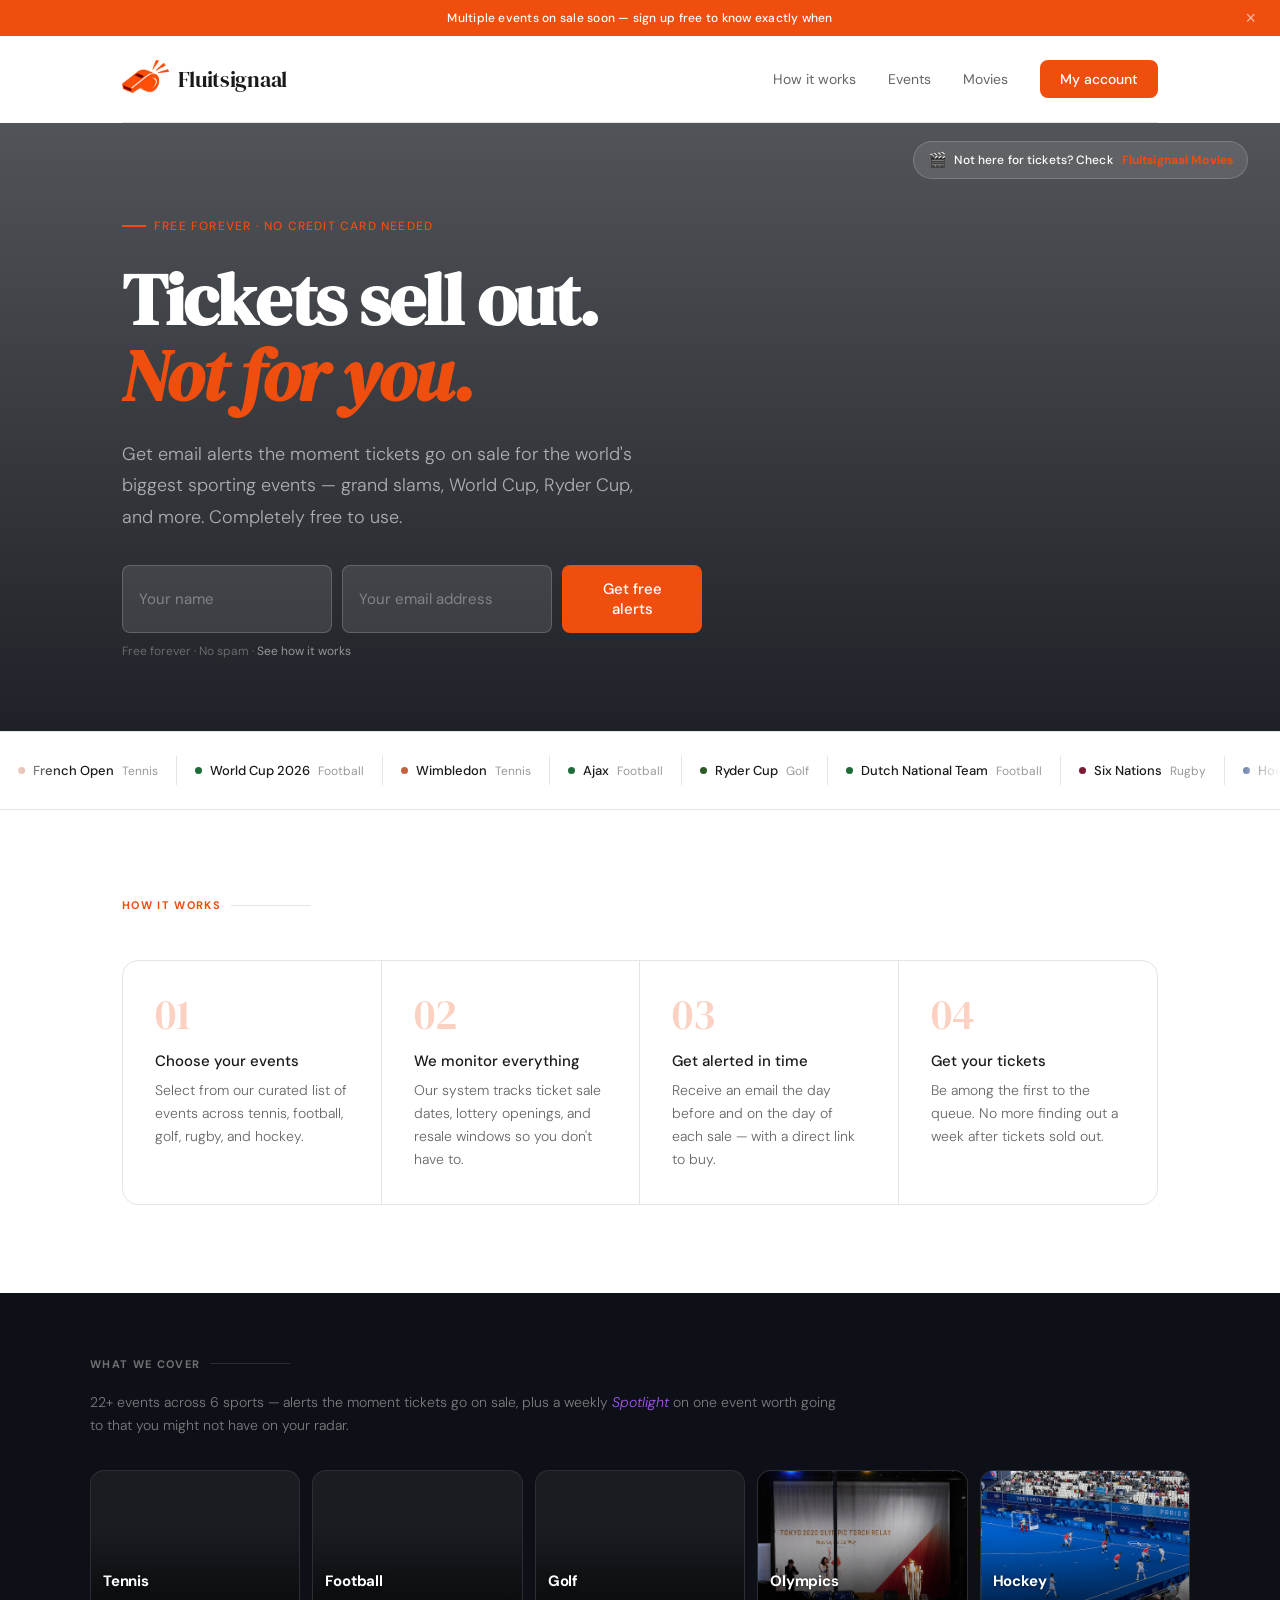
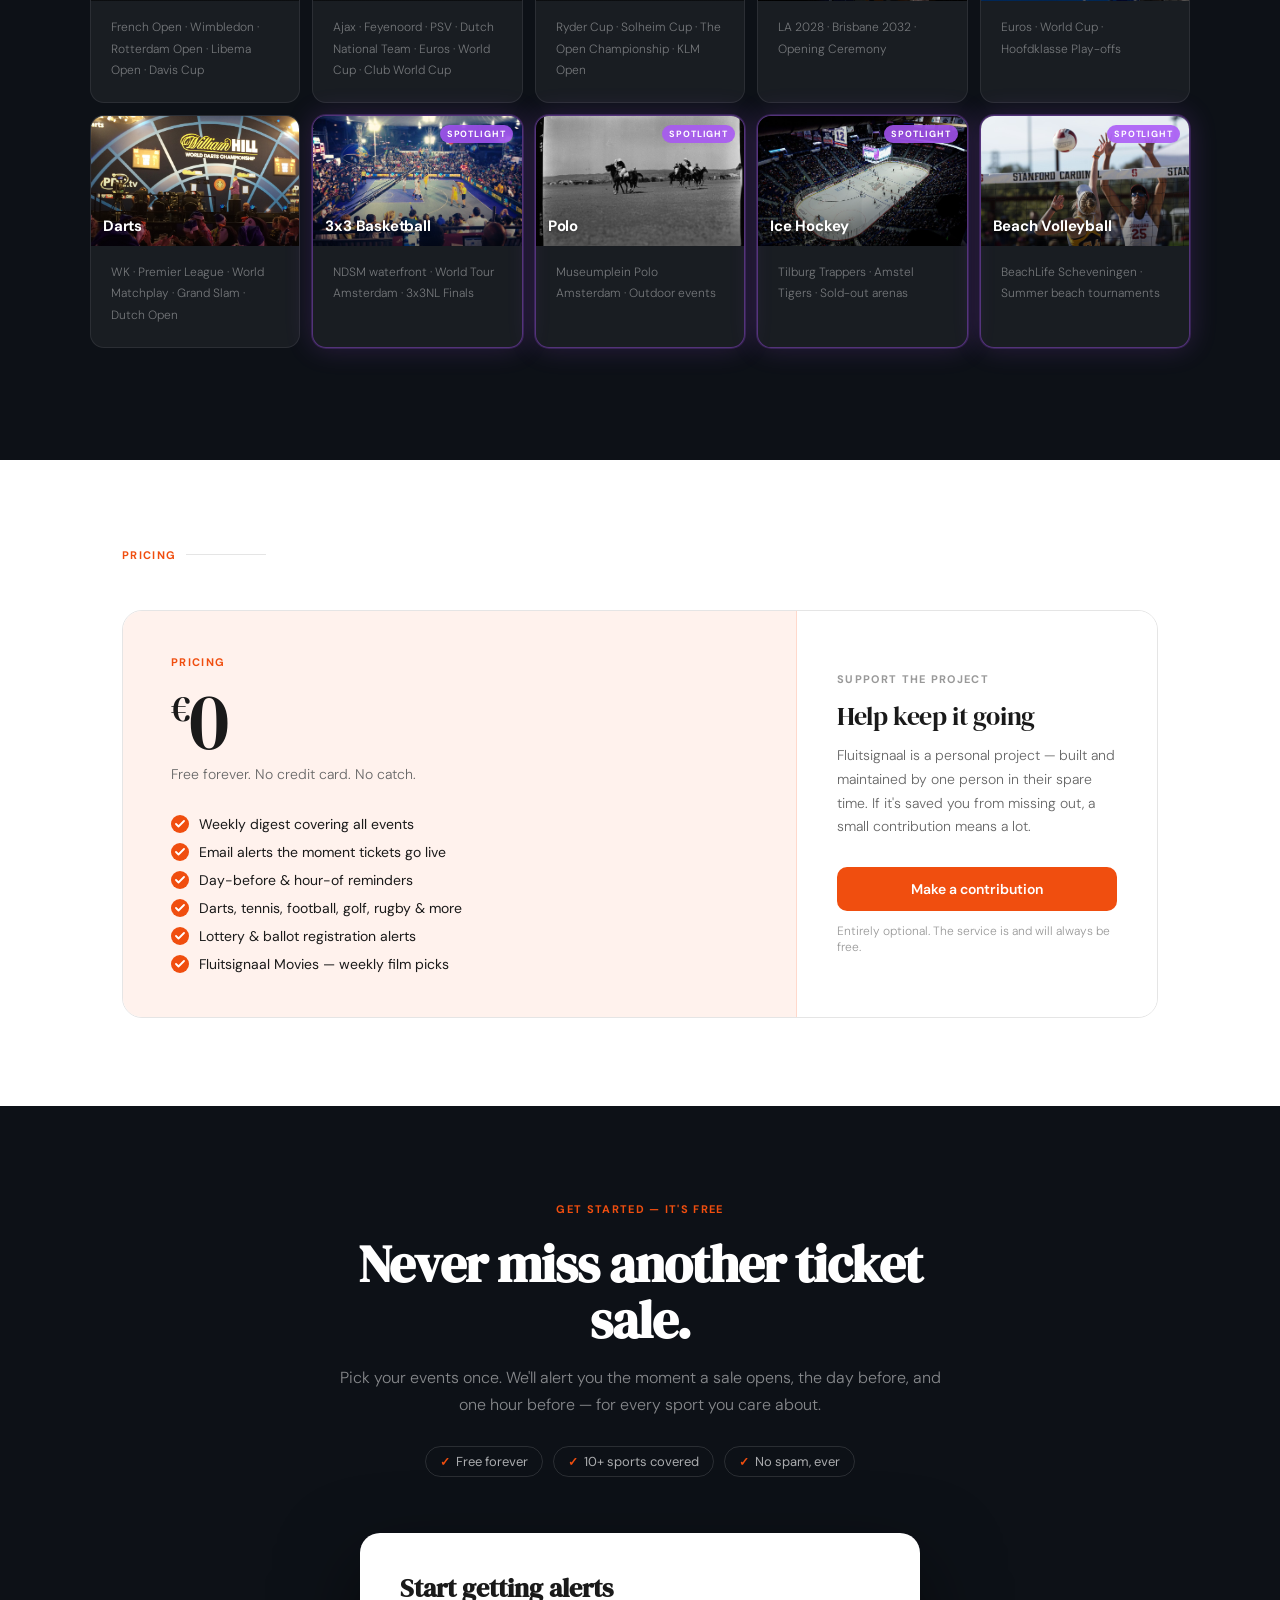
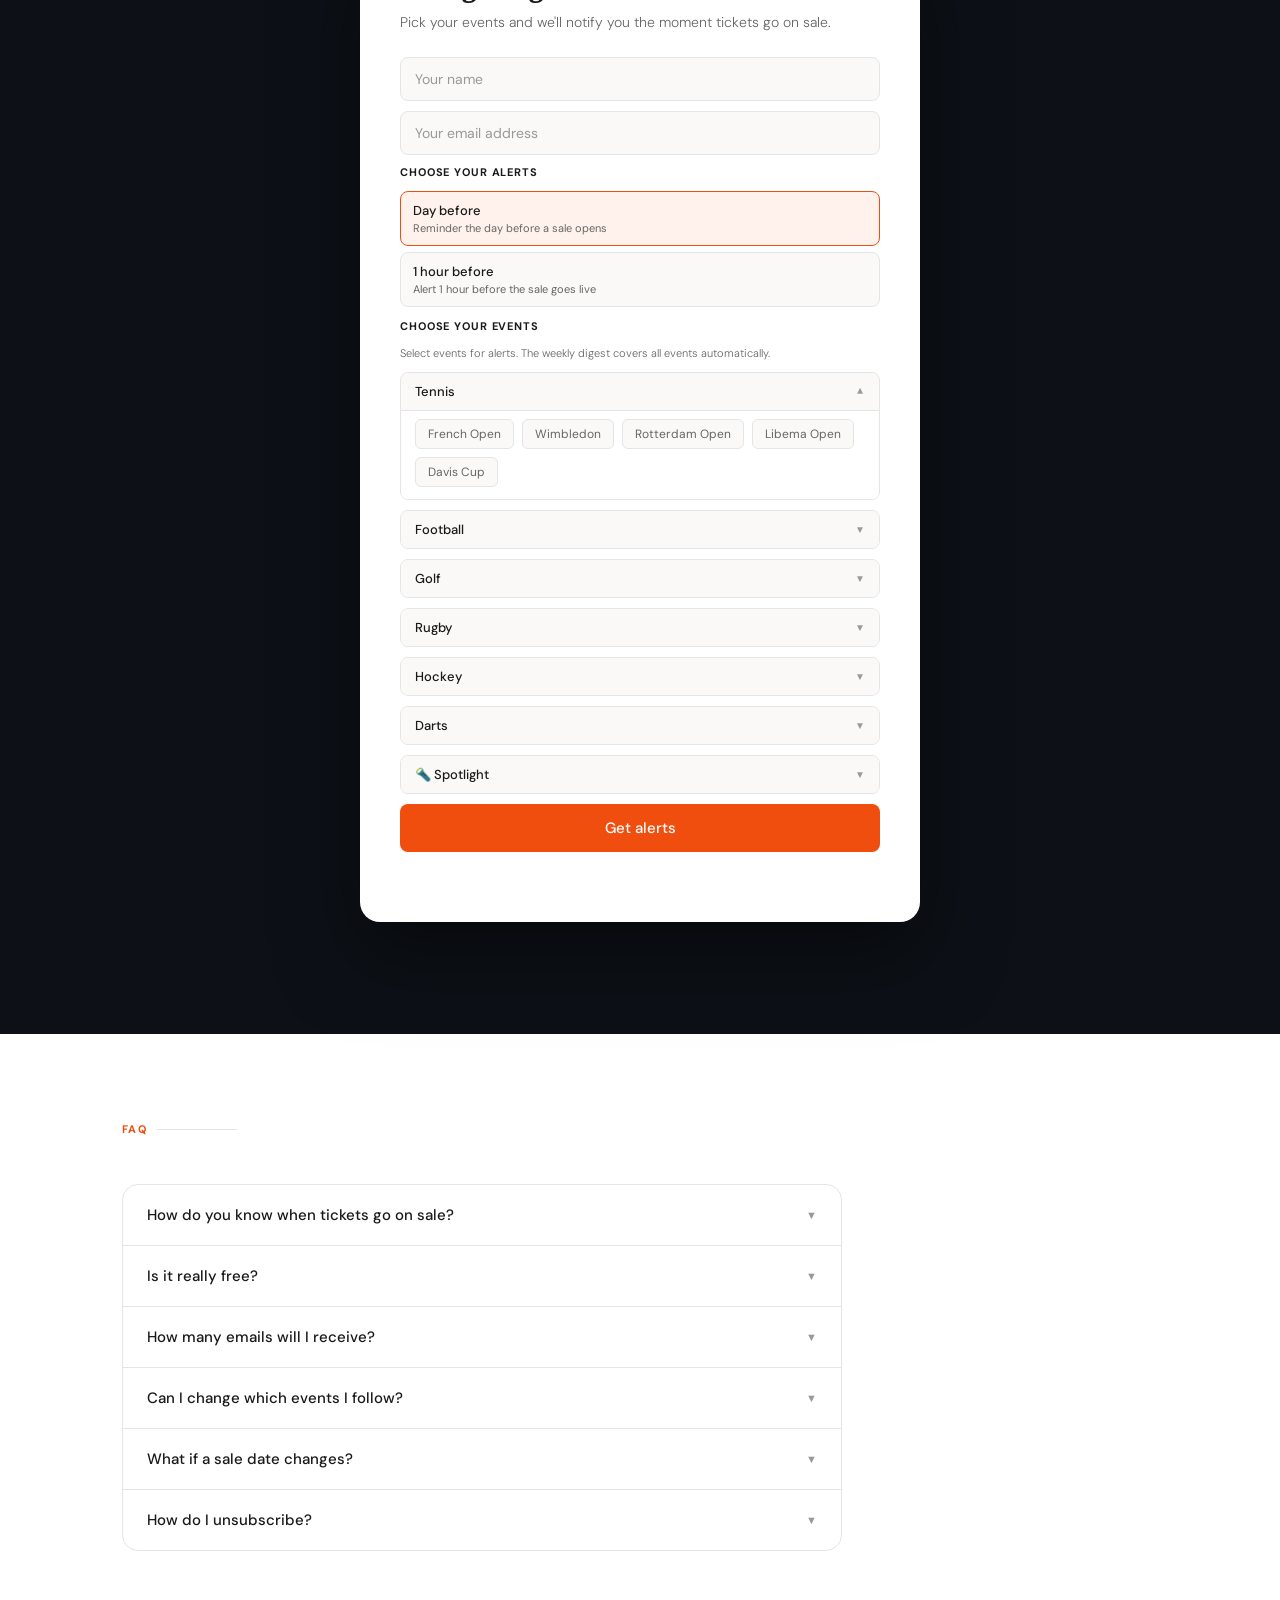
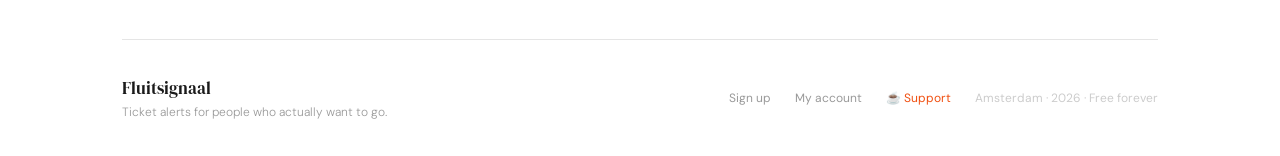
<file: index.html>
<!DOCTYPE html>
<html lang="en">
<head>
  <meta charset="UTF-8" />
  <meta name="viewport" content="width=device-width, initial-scale=1.0" />
  <title>Fluitsignaal</title>
  <link rel="icon" type="image/svg+xml" href="favicon.svg">
  <link rel="icon" type="image/png" href="logo.png">
  <link rel="preconnect" href="https://fonts.googleapis.com">
  <link href="https://fonts.googleapis.com/css2?family=DM+Serif+Display:ital@0;1&family=DM+Sans:wght@300;400;500&display=swap" rel="stylesheet">
  <style>
    :root {
      --orange: #f04e0f;
      --orange-light: #fff2ed;
      --orange-mid: #ffd9cc;
      --dark: #0d1117;
      --body: #1a1a1a;
      --muted: #666;
      --subtle: #999;
      --border: #e5e5e5;
      --bg: #faf9f7;
      --white: #ffffff;
      --tennis: #c2623f;
      --football: #1e6b3a;
      --golf: #2d5a27;
      --rugby: #7d1c35;
      --hockey: #1c3a7d;
      --darts: #5c1a1a;
      --green: #00a86b;
    }

    *, *::before, *::after { box-sizing: border-box; margin: 0; padding: 0; }
    body { font-family: 'DM Sans', sans-serif; color: var(--body); background: var(--white); }
    .site { max-width: 1100px; margin: 0 auto; padding: 0 2rem; }

    /* Urgency banner */
    .urgency-banner {
      background: var(--orange);
      color: #fff;
      font-size: 12px;
      font-weight: 500;
      letter-spacing: 0.02em;
      text-align: center;
      padding: 10px 2rem;
      position: relative;
      display: flex;
      align-items: center;
      justify-content: center;
    }
    .urgency-dismiss {
      position: absolute;
      right: 1.25rem;
      top: 50%;
      transform: translateY(-50%);
      background: none;
      border: none;
      color: rgba(255,255,255,0.6);
      font-size: 18px;
      cursor: pointer;
      padding: 4px;
      line-height: 1;
    }
    .urgency-dismiss:hover { color: #fff; }

    /* Nav */
    .nav { display: flex; justify-content: space-between; align-items: center; padding: 1.5rem 0; border-bottom: 1px solid var(--border); }
    .nav-logo { display: flex; align-items: center; gap: 9px; text-decoration: none; color: var(--body); }
    .nav-logo img { height: 34px; width: auto; display: block; object-fit: contain; margin-top: -5px; }
    .nav-logo-text { font-family: 'DM Serif Display', serif; font-size: 22px; letter-spacing: -0.3px; }
    .nav-links { display: flex; align-items: center; gap: 2rem; }
    .nav-link { font-size: 14px; color: var(--muted); text-decoration: none; transition: color 0.15s; }
    .nav-link:hover { color: var(--body); }
    .nav-cta { background: var(--orange); color: #fff; border: none; padding: 10px 20px; border-radius: 8px; font-family: 'DM Sans', sans-serif; font-size: 14px; font-weight: 500; cursor: pointer; text-decoration: none; transition: opacity 0.15s; }
    .nav-cta:hover { opacity: 0.88; }
    .nav-mobile-cta { display: none; }

    /* Account modal */
    .account-modal-overlay {
      display: none; position: fixed; inset: 0;
      background: rgba(0,0,0,0.4); z-index: 100;
      align-items: center; justify-content: center; padding: 1rem;
    }
    .account-modal-overlay.open { display: flex; }
    .account-modal {
      background: #fff; border-radius: 14px; border: 1px solid var(--border);
      padding: 2rem; width: 100%; max-width: 380px; position: relative;
      box-shadow: 0 20px 60px rgba(0,0,0,0.12);
    }
    .account-modal-title { font-family: 'DM Serif Display', serif; font-size: 22px; margin-bottom: 0.5rem; }
    .account-modal-sub { font-size: 14px; color: var(--muted); margin-bottom: 1.5rem; font-weight: 300; line-height: 1.5; }
    .account-modal input {
      width: 100%; padding: 12px 14px; border: 1px solid #ddd; border-radius: 8px;
      font-family: 'DM Sans', sans-serif; font-size: 14px; color: var(--body); outline: none;
      margin-bottom: 10px; transition: border-color 0.15s;
    }
    .account-modal input:focus { border-color: var(--orange); }
    .account-modal-close {
      position: absolute; top: 1rem; right: 1rem;
      background: none; border: none; font-size: 20px; color: #aaa; cursor: pointer;
    }
    .account-modal-close:hover { color: var(--body); }

    /* Hero */
    .hero-wrap {
      background: linear-gradient(to bottom, rgba(13,17,23,0.72) 0%, rgba(13,17,23,0.93) 100%),
                  url('https://upload.wikimedia.org/wikipedia/commons/8/8f/Incheon_Soccer_Stadium_2.JPG') center/cover no-repeat;
      padding: 5.5rem 0 4.5rem;
      margin-bottom: 0;
    }
    .hero { max-width: 760px; }
    .hero-eyebrow {
      display: inline-flex; align-items: center; gap: 8px;
      font-size: 12px; font-weight: 500; letter-spacing: 0.1em; text-transform: uppercase;
      color: var(--orange); margin-bottom: 1.75rem;
    }
    .hero-eyebrow::before { content: ''; display: inline-block; width: 24px; height: 2px; background: var(--orange); }
    .hero-title { font-family: 'DM Serif Display', serif; font-size: clamp(44px, 6vw, 72px); line-height: 1.06; letter-spacing: -1.5px; margin-bottom: 1.5rem; color: #fff; }
    .hero-title em { font-style: italic; color: var(--orange); }
    .hero-sub { font-size: 18px; font-weight: 300; line-height: 1.75; color: rgba(255,255,255,0.6); max-width: 520px; margin-bottom: 2rem; }
    .hero-quick-signup { margin-top: 2rem; }
    .hero-form-row { display: flex; gap: 10px; max-width: 580px; }
    .hero-input { flex: 1; padding: 14px 16px; border-radius: 8px; border: 1px solid rgba(255,255,255,0.18); background: rgba(255,255,255,0.1); color: #fff; font-family: 'DM Sans', sans-serif; font-size: 15px; outline: none; transition: border-color 0.15s, background 0.15s; }
    .hero-input::placeholder { color: rgba(255,255,255,0.35); }
    .hero-input:focus { border-color: var(--orange); background: rgba(255,255,255,0.15); }
    .hero-form-note { margin-top: 10px; font-size: 12px; color: rgba(255,255,255,0.3); }
    .hero-form-note a { color: rgba(255,255,255,0.5); text-decoration: none; }
    .hero-form-note a:hover { color: rgba(255,255,255,0.8); }
    .hero-actions { display: flex; gap: 12px; flex-wrap: wrap; align-items: center; }
    .btn-primary { background: var(--orange); color: #fff; border: none; padding: 14px 28px; border-radius: 8px; font-family: 'DM Sans', sans-serif; font-size: 15px; font-weight: 500; cursor: pointer; transition: opacity 0.15s; }
    .btn-primary:hover { opacity: 0.88; }
    .btn-secondary { background: transparent; color: rgba(255,255,255,0.7); border: 1px solid rgba(255,255,255,0.2); padding: 14px 28px; border-radius: 8px; font-family: 'DM Sans', sans-serif; font-size: 15px; font-weight: 400; cursor: pointer; transition: all 0.15s; }
    .btn-secondary:hover { border-color: rgba(255,255,255,0.5); color: #fff; }

    /* Events strip */
    .divider { height: 1px; background: var(--border); }
    .events-strip { padding: 1.5rem 0; overflow: hidden; position: relative; }
    .events-strip::before, .events-strip::after { content: ''; position: absolute; top: 0; bottom: 0; width: 60px; z-index: 2; pointer-events: none; }
    .events-strip::before { left: 0; background: linear-gradient(to right, #fff, transparent); }
    .events-strip::after { right: 0; background: linear-gradient(to left, #fff, transparent); }
    .events-track { display: flex; gap: 0; animation: marquee 28s linear infinite; width: max-content; align-items: center; }
    .events-strip:hover .events-track { animation-play-state: paused; }
    @keyframes marquee { 0% { transform: translateX(0); } 100% { transform: translateX(-50%); } }
    .event-pill { white-space: nowrap; font-size: 13px; flex-shrink: 0; display: flex; align-items: center; gap: 8px; padding: 6px 18px; border-right: 1px solid var(--border); }
    .event-pill-dot { width: 7px; height: 7px; border-radius: 50%; flex-shrink: 0; }
    .event-pill-name { color: var(--body); font-weight: 500; }
    .event-pill-sport { color: var(--subtle); font-size: 12px; }
    .dot-tennis { background: var(--tennis); }
    .dot-football { background: var(--football); }
    .dot-golf { background: var(--golf); }
    .dot-rugby { background: var(--rugby); }
    .dot-hockey { background: var(--hockey); }
    .dot-darts { background: var(--darts); }

    /* How */
    .how { padding: 5.5rem 0; }
    .section-label { font-size: 11px; font-weight: 700; letter-spacing: 0.12em; text-transform: uppercase; color: var(--orange); margin-bottom: 3rem; display: flex; align-items: center; gap: 10px; }
    .section-label::after { content: ''; flex: 1; height: 1px; background: var(--border); max-width: 80px; }
    .steps { display: grid; grid-template-columns: repeat(auto-fit, minmax(220px, 1fr)); border: 1px solid var(--border); border-radius: 16px; overflow: hidden; }
    .step { padding: 2rem; border-right: 1px solid var(--border); position: relative; }
    .step:last-child { border-right: none; }
    .step-num { font-family: 'DM Serif Display', serif; font-size: 42px; color: var(--orange); opacity: 0.25; margin-bottom: 1rem; line-height: 1; }
    .step-title { font-size: 15px; font-weight: 500; margin-bottom: 0.5rem; }
    .step-body { font-size: 14px; color: var(--muted); line-height: 1.65; font-weight: 300; }

    /* Sports + Spotlight (combined dark section) */
    .sports { background: var(--dark); padding: 4rem 2rem; margin: 0 -2rem; }
    .sports-inner { max-width: 1100px; margin: 0 auto; }
    .sports .section-label { color: rgba(255,255,255,0.4); margin-bottom: 1.25rem; }
    .sports .section-label::after { background: rgba(255,255,255,0.12); }
    .sports-section-intro { max-width: 760px; margin-bottom: 2rem; display: flex; align-items: baseline; gap: 2rem; flex-wrap: wrap; }
    .sports-intro-title { font-family: 'DM Serif Display', serif; font-size: clamp(20px, 2.2vw, 26px); color: #fff; line-height: 1.2; letter-spacing: -0.3px; margin: 0; flex-shrink: 0; max-width: 340px; }
    .sports-intro-body { font-size: 14px; color: rgba(255,255,255,0.45); line-height: 1.7; font-weight: 300; margin: 0; }
    .spotlight-inline { color: #a855f7; font-style: italic; }
    .sports-grid { display: grid; grid-template-columns: repeat(auto-fit, minmax(180px, 1fr)); gap: 12px; margin-bottom: 3rem; }
    .sport-card.spotlight-card { border-color: rgba(168,85,247,0.4); box-shadow: 0 0 0 1px rgba(168,85,247,0.2), 0 0 28px rgba(168,85,247,0.2); }
    .sport-card.spotlight-card:hover { box-shadow: 0 0 0 1px rgba(168,85,247,0.5), 0 0 40px rgba(168,85,247,0.35), 0 8px 32px rgba(0,0,0,0.4); }
    .spotlight-card-badge { position: absolute; top: 9px; right: 9px; z-index: 2; background: rgba(168,85,247,0.85); backdrop-filter: blur(6px); color: #fff; font-size: 9px; font-weight: 700; letter-spacing: 0.1em; text-transform: uppercase; padding: 3px 7px; border-radius: 999px; }
    .sport-card { border: 1px solid rgba(255,255,255,0.08); border-radius: 14px; overflow: hidden; background: rgba(255,255,255,0.05); transition: transform 0.15s, box-shadow 0.15s; }
    .sport-card:hover { transform: translateY(-2px); box-shadow: 0 8px 32px rgba(0,0,0,0.4); }
    .sport-img { height: 130px; background-size: cover; background-position: center; position: relative; }
    .sport-img::after { content: ''; position: absolute; inset: 0; background: linear-gradient(to bottom, transparent 40%, rgba(0,0,0,0.55) 100%); }
    .sport-img-label { position: absolute; bottom: 10px; left: 12px; font-size: 15px; font-weight: 700; color: #fff; z-index: 1; letter-spacing: -0.2px; text-shadow: 0 1px 4px rgba(0,0,0,0.5); }
    .sport-card-body { padding: 1rem 1.25rem 1.25rem; }
    .sport-name { font-size: 14px; font-weight: 600; margin-bottom: 8px; display: none; }
    .sport-events { font-size: 12px; color: rgba(255,255,255,0.4); line-height: 1.8; font-weight: 300; }
    .spotlight-teaser-inner { max-width: 680px; }
    .spotlight-teaser-img {
      width: 160px; height: 160px; border-radius: 50%;
      background-size: cover; background-position: center;
      float: right; margin: 0.25rem 0 1.25rem 2rem; flex-shrink: 0;
      box-shadow: 0 0 0 3px rgba(168,85,247,0.35), 0 0 40px rgba(168,85,247,0.5), 0 0 90px rgba(168,85,247,0.2);
    }
    .spotlight-teaser-label { font-size: 11px; font-weight: 700; letter-spacing: 0.12em; text-transform: uppercase; color: #a855f7; margin-bottom: 0.75rem; display: block; }
    .spotlight-teaser-title { font-family: 'DM Serif Display', serif; font-size: clamp(20px, 2.4vw, 28px); color: #fff; line-height: 1.2; letter-spacing: -0.3px; margin-bottom: 0.85rem; }
    .spotlight-teaser-body { font-size: 14px; color: rgba(255,255,255,0.5); line-height: 1.7; font-weight: 300; margin-bottom: 1.5rem; }
    @media (max-width: 767px) { .spotlight-teaser-img { float: none; display: block; margin: 0 auto 2rem; width: 160px; height: 160px; } }

    /* FAQ */
    .faq { padding: 5.5rem 0; }
    .faq-list { margin-top: 3rem; max-width: 720px; border: 1px solid var(--border); border-radius: 16px; overflow: hidden; }
    .faq-item { border-bottom: 1px solid var(--border); }
    .faq-item:last-child { border-bottom: none; }
    .faq-q { width: 100%; text-align: left; background: none; border: none; padding: 1.25rem 1.5rem; font-family: 'DM Sans', sans-serif; font-size: 15px; font-weight: 500; color: var(--body); cursor: pointer; display: flex; justify-content: space-between; align-items: center; gap: 1rem; }
    .faq-q:hover { background: var(--bg); }
    .faq-chevron { font-size: 11px; color: var(--subtle); transition: transform 0.2s; flex-shrink: 0; }
    .faq-item.open .faq-chevron { transform: rotate(180deg); }
    .faq-a { display: none; padding: 0 1.5rem 1.25rem; font-size: 14px; color: var(--muted); line-height: 1.75; font-weight: 300; }
    .faq-item.open .faq-a { display: block; }

    /* Pricing */
    .pricing { padding: 5.5rem 0; }
    .free-banner {
      margin-top: 3rem;
      display: grid;
      grid-template-columns: 1fr 360px;
      gap: 0;
      border-radius: 20px;
      overflow: hidden;
      border: 1px solid var(--border);
    }
    .free-banner-left {
      background: var(--orange-light);
      padding: 2.75rem 3rem;
      border-right: 1px solid var(--orange-mid);
    }
    .free-banner-eyebrow { font-size: 11px; font-weight: 700; letter-spacing: 0.12em; text-transform: uppercase; color: var(--orange); margin-bottom: 1rem; }
    .free-banner-price { font-family: 'DM Serif Display', serif; font-size: 80px; line-height: 0.9; color: var(--body); letter-spacing: -3px; margin-bottom: 0.5rem; }
    .free-banner-price span { font-size: 36px; letter-spacing: -1px; vertical-align: super; }
    .free-banner-label { font-size: 14px; color: var(--muted); margin-bottom: 2rem; font-weight: 300; }
    .free-features { list-style: none; display: flex; flex-direction: column; gap: 10px; }
    .free-features li { font-size: 14px; color: var(--body); display: flex; gap: 10px; font-weight: 400; align-items: center; }
    .free-features li::before { content: ''; width: 18px; height: 18px; border-radius: 50%; background: var(--orange); flex-shrink: 0; background-image: url("data:image/svg+xml,%3Csvg xmlns='http://www.w3.org/2000/svg' width='10' height='8' viewBox='0 0 10 8'%3E%3Cpath d='M1 4l2.5 2.5L9 1' stroke='white' stroke-width='1.8' stroke-linecap='round' stroke-linejoin='round' fill='none'/%3E%3C/svg%3E"); background-repeat: no-repeat; background-position: center; }
    .donate-card {
      background: var(--white);
      padding: 2.75rem 2.5rem;
      display: flex;
      flex-direction: column;
      justify-content: center;
      gap: 0;
    }
    .donate-card-label { font-size: 11px; font-weight: 700; letter-spacing: 0.12em; text-transform: uppercase; color: var(--subtle); margin-bottom: 1rem; }
    .donate-card-title { font-family: 'DM Serif Display', serif; font-size: 26px; line-height: 1.15; letter-spacing: -0.4px; margin-bottom: 0.75rem; }
    .donate-card-body { font-size: 14px; color: var(--muted); line-height: 1.7; font-weight: 300; margin-bottom: 1.75rem; }
    .btn-donate { display: inline-flex; align-items: center; justify-content: center; gap: 8px; background: var(--orange); color: #fff; border: none; padding: 13px 24px; border-radius: 10px; font-family: 'DM Sans', sans-serif; font-size: 14px; font-weight: 600; cursor: pointer; text-decoration: none; transition: opacity 0.15s; }
    .btn-donate:hover { opacity: 0.88; }
    .donate-note { margin-top: 0.75rem; font-size: 12px; color: var(--subtle); font-weight: 300; }
    @media (max-width: 900px) { .free-banner { grid-template-columns: 1fr; } .free-banner-left { border-right: none; border-bottom: 1px solid var(--orange-mid); } }

    /* Signup */
    .signup { padding: 6rem 0 7rem; background: var(--dark); margin: 0 -2rem; padding-left: 2rem; padding-right: 2rem; }
    .signup-header { text-align: center; max-width: 620px; margin: 0 auto 3.5rem; }
    .signup-header-eyebrow { font-size: 11px; font-weight: 700; letter-spacing: 0.12em; text-transform: uppercase; color: var(--orange); margin-bottom: 1.25rem; }
    .signup-header-title { font-family: 'DM Serif Display', serif; font-size: clamp(34px, 4.5vw, 52px); color: #fff; line-height: 1.08; letter-spacing: -1px; margin-bottom: 1rem; }
    .signup-header-sub { font-size: 16px; color: rgba(255,255,255,0.5); font-weight: 300; line-height: 1.7; margin-bottom: 1.75rem; }
    .signup-chips { display: flex; gap: 10px; flex-wrap: wrap; justify-content: center; }
    .signup-chip { display: inline-flex; align-items: center; gap: 6px; padding: 6px 14px; border: 1px solid rgba(255,255,255,0.12); border-radius: 999px; font-size: 13px; color: rgba(255,255,255,0.65); font-weight: 400; }
    .signup-chip::before { content: '✓'; color: var(--orange); font-weight: 700; font-size: 12px; }
    .signup-inner { max-width: 560px; margin: 0 auto; }
    .signup-box { border-radius: 20px; padding: 2.5rem; background: #fff; box-shadow: 0 32px 80px rgba(0,0,0,0.5); }
    .signup-title { font-family: 'DM Serif Display', serif; font-size: 26px; margin-bottom: 0.4rem; line-height: 1.2; color: var(--body); }
    .signup-sub { font-size: 14px; color: var(--muted); margin-bottom: 1.5rem; font-weight: 300; line-height: 1.6; }
    .signup-form { display: flex; flex-direction: column; gap: 10px; }
    .signup-form input { padding: 12px 14px; border: 1px solid var(--border); border-radius: 8px; font-family: 'DM Sans', sans-serif; font-size: 14px; color: var(--body); background: var(--bg); width: 100%; outline: none; transition: border-color 0.15s; }
    .signup-form input:focus { border-color: var(--orange); background: #fff; }
    .signup-form input::placeholder { color: var(--subtle); }
    .reminders-section { display: flex; flex-direction: column; gap: 6px; }
    .reminders-label { font-size: 12px; font-weight: 600; color: var(--body); letter-spacing: 0.02em; text-transform: uppercase; font-size: 11px; }
    .reminder-options { display: flex; flex-direction: column; gap: 6px; }
    .reminder-opt { display: flex; align-items: flex-start; gap: 10px; cursor: pointer; }
    .reminder-opt input[type="checkbox"] { display: none; }
    .reminder-box { display: flex; flex-direction: column; padding: 10px 12px; border: 1px solid var(--border); border-radius: 8px; background: var(--bg); flex: 1; transition: all 0.15s; }
    .reminder-opt input:checked + .reminder-box { border-color: var(--orange); background: var(--orange-light); }
    .reminder-label { font-size: 13px; font-weight: 500; color: var(--body); }
    .reminder-desc { font-size: 11px; color: var(--muted); margin-top: 2px; }
    .plan-toggle { display: flex; gap: 8px; }
    .plan-btn { flex: 1; padding: 10px; border: 1px solid var(--border); border-radius: 8px; background: var(--bg); font-family: 'DM Sans', sans-serif; font-size: 13px; cursor: pointer; text-align: center; transition: all 0.15s; color: var(--muted); }
    .plan-btn.active { border-color: var(--orange); background: var(--orange); color: #fff; }
    .events-section { display: none; flex-direction: column; gap: 10px; padding-top: 2px; }
    .events-section.visible { display: flex; }
    .sport-group { border: 1px solid var(--border); border-radius: 8px; overflow: hidden; }
    .sport-header { display: flex; justify-content: space-between; align-items: center; padding: 10px 14px; cursor: pointer; font-size: 13px; font-weight: 500; background: var(--bg); user-select: none; color: var(--body); }
    .sport-header .chevron { font-size: 10px; color: var(--subtle); transition: transform 0.2s; }
    .sport-header.open .chevron { transform: rotate(180deg); }
    .sport-events-list { display: none; padding: 8px 14px 12px; display: flex; flex-wrap: wrap; gap: 8px; background: #fff; border-top: 1px solid var(--border); }
    .event-toggle { display: flex; align-items: center; gap: 6px; padding: 6px 12px; border: 1px solid var(--border); border-radius: 6px; cursor: pointer; font-size: 12px; color: var(--muted); background: var(--bg); transition: all 0.15s; user-select: none; }
    .event-toggle:hover { border-color: #bbb; color: var(--body); }
    .event-toggle.selected { border-color: var(--orange); background: var(--orange); color: #fff; }
    .event-toggle.disabled { opacity: 0.35; cursor: not-allowed; }
    .event-counter { font-size: 12px; color: var(--muted); text-align: right; }
    .event-counter span { color: var(--orange); font-weight: 600; }
    .signup-note { font-size: 12px; color: rgba(255,255,255,0.3); margin-top: 4px; }
    .success-msg { display: none; background: rgba(0,168,107,0.15); border: 1px solid rgba(0,168,107,0.4); border-radius: 8px; padding: 1rem; font-size: 14px; color: #4ade80; }
    .error-msg { display: none; background: rgba(240,78,15,0.15); border: 1px solid rgba(240,78,15,0.4); border-radius: 8px; padding: 1rem; font-size: 14px; color: #fca5a5; }

    /* Footer */
    .footer { border-top: 1px solid var(--border); padding: 2.25rem 0; display: flex; justify-content: space-between; align-items: center; flex-wrap: wrap; gap: 1rem; }
    .footer-left { display: flex; flex-direction: column; gap: 4px; }
    .footer-logo { font-family: 'DM Serif Display', serif; font-size: 17px; }
    .footer-tagline { font-size: 12px; color: var(--subtle); font-weight: 300; }
    .footer-links { display: flex; gap: 1.5rem; align-items: center; }
    .footer-link { font-size: 12px; color: var(--subtle); text-decoration: none; background: none; border: none; cursor: pointer; font-family: inherit; transition: color 0.15s; }
    .footer-link:hover { color: var(--body); }
    .footer-note { font-size: 12px; color: #ccc; }

    /* Mobile */
    @media (max-width: 767px) {
      .site { padding: 0 1.25rem; }
      .nav { padding: 1.25rem 0; }
      .nav-links { display: none; }
      .nav-mobile-cta { display: block; background: var(--orange); color: #fff; border: none; padding: 9px 18px; border-radius: 8px; font-family: 'DM Sans', sans-serif; font-size: 14px; font-weight: 500; cursor: pointer; }
      .hero-wrap { padding: 3.5rem 0 3rem; }
      .hero-sub { font-size: 16px; }
      .hero-form-row { flex-direction: column; max-width: 100%; }
      .hero-input { width: 100%; }
      .hero-actions { flex-direction: column; align-items: stretch; }
      .btn-primary, .btn-secondary { text-align: center; width: 100%; }
      .events-strip { padding: 1rem 0; }
      .steps { grid-template-columns: 1fr 1fr; }
      .step { border-right: 1px solid var(--border); border-bottom: 1px solid var(--border); }
      .step:nth-child(2n) { border-right: none; }
      .step:nth-last-child(-n+2) { border-bottom: none; }
      .sports-grid { grid-template-columns: repeat(2, 1fr); }
      .plans { grid-template-columns: 1fr; }
      .signup-inner { grid-template-columns: 1fr; gap: 2.5rem; }
      .signup-aside { order: -1; }
      .signup-box { padding: 1.75rem 1.25rem; }
      .signup-title { font-size: 26px; }
      .plan-toggle { flex-direction: column; }
      .footer { flex-direction: column; align-items: flex-start; }
    }
    @media (max-width: 400px) {
      .steps { grid-template-columns: 1fr; }
      .step { border-right: none; border-bottom: 1px solid var(--border); }
      .step:last-child { border-bottom: none; }
      .sports-grid { grid-template-columns: 1fr; }
    }
  </style>
</head>
<body>

<!-- Urgency banner -->
<div class="urgency-banner" id="urgency-banner">
  Multiple events on sale soon — sign up free to know exactly when
  <button class="urgency-dismiss" onclick="document.getElementById('urgency-banner').style.display='none'" aria-label="Dismiss">×</button>
</div>

<div class="site">
  <nav class="nav">
    <a class="nav-logo" href="#">
      <img src="logo.png" alt="Fluitsignaal" />
      <span class="nav-logo-text">Fluitsignaal</span>
    </a>
    <div class="nav-links">
      <a href="#how" class="nav-link">How it works</a>
      <a href="#sports" class="nav-link">Events</a>
      <a href="movies.html" class="nav-link">Movies</a>
      <button class="nav-cta" onclick="openAccountModal()">My account</button>
    </div>
    <button class="nav-mobile-cta" onclick="document.getElementById('signup-form').scrollIntoView({behavior:'smooth'})">Get alerts</button>
  </nav>
</div>

<div class="hero-wrap" style="position:relative;">
  <a href="movies.html" style="position:absolute;top:18px;right:2rem;z-index:2;display:inline-flex;align-items:center;gap:7px;background:rgba(255,255,255,0.1);backdrop-filter:blur(8px);border:1px solid rgba(255,255,255,0.18);color:#fff;text-decoration:none;padding:8px 14px;border-radius:999px;font-size:12px;font-weight:500;letter-spacing:0.01em;transition:background 0.2s;" onmouseover="this.style.background='rgba(240,78,15,0.75)'" onmouseout="this.style.background='rgba(255,255,255,0.1)'">
    <span style="font-size:15px;">🎬</span> Not here for tickets? Check <strong style="color:#f04e0f;margin-left:2px;">Fluitsignaal Movies</strong>
  </a>
  <div class="site">
    <section class="hero">
      <p class="hero-eyebrow">Free forever · No credit card needed</p>
      <h1 class="hero-title">Tickets sell out.<br><em>Not for you.</em></h1>
      <p class="hero-sub">Get email alerts the moment tickets go on sale for the world's biggest sporting events — grand slams, World Cup, Ryder Cup, and more. Completely free to use.</p>
      <div class="hero-quick-signup">
        <div class="hero-form-row">
          <input type="text" id="hero-name" class="hero-input" placeholder="Your name" autocomplete="given-name" />
          <input type="email" id="hero-email" class="hero-input" placeholder="Your email address" autocomplete="email" />
          <button class="btn-primary" onclick="heroSignup()">Get free alerts</button>
        </div>
        <p class="hero-form-note">Free forever · No spam · <a href="#" onclick="document.getElementById('how').scrollIntoView({behavior:'smooth'});return false;">See how it works</a></p>
      </div>
    </section>
  </div>
</div>

<div class="divider"></div>
<div class="events-strip">
  <div class="events-track">
    <div class="event-pill"><span class="event-pill-dot dot-tennis"></span><span class="event-pill-name">French Open</span><span class="event-pill-sport">Tennis</span></div>
    <div class="event-pill"><span class="event-pill-dot dot-football"></span><span class="event-pill-name">World Cup 2026</span><span class="event-pill-sport">Football</span></div>
    <div class="event-pill"><span class="event-pill-dot dot-tennis"></span><span class="event-pill-name">Wimbledon</span><span class="event-pill-sport">Tennis</span></div>
    <div class="event-pill"><span class="event-pill-dot dot-football"></span><span class="event-pill-name">Ajax</span><span class="event-pill-sport">Football</span></div>
    <div class="event-pill"><span class="event-pill-dot dot-golf"></span><span class="event-pill-name">Ryder Cup</span><span class="event-pill-sport">Golf</span></div>
    <div class="event-pill"><span class="event-pill-dot dot-football"></span><span class="event-pill-name">Dutch National Team</span><span class="event-pill-sport">Football</span></div>
    <div class="event-pill"><span class="event-pill-dot dot-rugby"></span><span class="event-pill-name">Six Nations</span><span class="event-pill-sport">Rugby</span></div>
    <div class="event-pill"><span class="event-pill-dot dot-hockey"></span><span class="event-pill-name">Hockey World Cup</span><span class="event-pill-sport">Hockey</span></div>
    <div class="event-pill"><span class="event-pill-dot dot-golf"></span><span class="event-pill-name">KLM Open</span><span class="event-pill-sport">Golf</span></div>
    <div class="event-pill"><span class="event-pill-dot dot-tennis"></span><span class="event-pill-name">Rotterdam Open</span><span class="event-pill-sport">Tennis</span></div>
    <div class="event-pill"><span class="event-pill-dot dot-darts"></span><span class="event-pill-name">Darts World Championship</span><span class="event-pill-sport">Darts</span></div>
    <div class="event-pill"><span class="event-pill-dot dot-darts"></span><span class="event-pill-name">Premier League Darts</span><span class="event-pill-sport">Darts</span></div>
    <div class="event-pill"><span class="event-pill-dot dot-darts"></span><span class="event-pill-name">Dutch Open</span><span class="event-pill-sport">Darts</span></div>
    <!-- duplicate for seamless loop -->
    <div class="event-pill"><span class="event-pill-dot dot-tennis"></span><span class="event-pill-name">French Open</span><span class="event-pill-sport">Tennis</span></div>
    <div class="event-pill"><span class="event-pill-dot dot-football"></span><span class="event-pill-name">World Cup 2026</span><span class="event-pill-sport">Football</span></div>
    <div class="event-pill"><span class="event-pill-dot dot-tennis"></span><span class="event-pill-name">Wimbledon</span><span class="event-pill-sport">Tennis</span></div>
    <div class="event-pill"><span class="event-pill-dot dot-football"></span><span class="event-pill-name">Ajax</span><span class="event-pill-sport">Football</span></div>
    <div class="event-pill"><span class="event-pill-dot dot-golf"></span><span class="event-pill-name">Ryder Cup</span><span class="event-pill-sport">Golf</span></div>
    <div class="event-pill"><span class="event-pill-dot dot-football"></span><span class="event-pill-name">Dutch National Team</span><span class="event-pill-sport">Football</span></div>
    <div class="event-pill"><span class="event-pill-dot dot-rugby"></span><span class="event-pill-name">Six Nations</span><span class="event-pill-sport">Rugby</span></div>
    <div class="event-pill"><span class="event-pill-dot dot-hockey"></span><span class="event-pill-name">Hockey World Cup</span><span class="event-pill-sport">Hockey</span></div>
    <div class="event-pill"><span class="event-pill-dot dot-golf"></span><span class="event-pill-name">KLM Open</span><span class="event-pill-sport">Golf</span></div>
    <div class="event-pill"><span class="event-pill-dot dot-tennis"></span><span class="event-pill-name">Rotterdam Open</span><span class="event-pill-sport">Tennis</span></div>
    <div class="event-pill"><span class="event-pill-dot dot-darts"></span><span class="event-pill-name">Darts World Championship</span><span class="event-pill-sport">Darts</span></div>
    <div class="event-pill"><span class="event-pill-dot dot-darts"></span><span class="event-pill-name">Premier League Darts</span><span class="event-pill-sport">Darts</span></div>
    <div class="event-pill"><span class="event-pill-dot dot-darts"></span><span class="event-pill-name">Dutch Open</span><span class="event-pill-sport">Darts</span></div>
  </div>
</div>
<div class="divider"></div>

<div class="site">
  <section class="how" id="how">
    <p class="section-label">How it works</p>
    <div class="steps">
      <div class="step"><div class="step-num">01</div><div class="step-title">Choose your events</div><div class="step-body">Select from our curated list of events across tennis, football, golf, rugby, and hockey.</div></div>
      <div class="step"><div class="step-num">02</div><div class="step-title">We monitor everything</div><div class="step-body">Our system tracks ticket sale dates, lottery openings, and resale windows so you don't have to.</div></div>
      <div class="step"><div class="step-num">03</div><div class="step-title">Get alerted in time</div><div class="step-body">Receive an email the day before and on the day of each sale — with a direct link to buy.</div></div>
      <div class="step"><div class="step-num">04</div><div class="step-title">Get your tickets</div><div class="step-body">Be among the first to the queue. No more finding out a week after tickets sold out.</div></div>
    </div>
  </section>
</div>

<section class="sports" id="sports">
  <div class="sports-inner">
    <p class="section-label">What we cover</p>
    <div class="sports-section-intro">
      <p class="sports-intro-body">22+ events across 6 sports — alerts the moment tickets go on sale, plus a weekly <span class="spotlight-inline">Spotlight</span> on one event worth going to that you might not have on your radar.</p>
    </div>
    <div class="sports-grid">
      <div class="sport-card tennis">
        <div class="sport-img" style="background-image:url('https://upload.wikimedia.org/wikipedia/commons/a/af/Wimbledon_court_No._1.JPG')">
          <div class="sport-img-label">Tennis</div>
        </div>
        <div class="sport-card-body"><div class="sport-events">French Open · Wimbledon · Rotterdam Open · Libema Open · Davis Cup</div></div>
      </div>
      <div class="sport-card football">
        <div class="sport-img" style="background-image:url('https://upload.wikimedia.org/wikipedia/commons/5/5a/Olympic_Stadium_Soccer.JPG')">
          <div class="sport-img-label">Football</div>
        </div>
        <div class="sport-card-body"><div class="sport-events">Ajax · Feyenoord · PSV · Dutch National Team · Euros · World Cup · Club World Cup</div></div>
      </div>
      <div class="sport-card golf">
        <div class="sport-img" style="background-image:url('https://images.unsplash.com/photo-1587174486073-ae5e5cff23aa?w=800&q=80')">
          <div class="sport-img-label">Golf</div>
        </div>
        <div class="sport-card-body"><div class="sport-events">Ryder Cup · Solheim Cup · The Open Championship · KLM Open</div></div>
      </div>
      <div class="sport-card" style="--sport-color:#c9a227;">
        <div class="sport-img" style="background-image:url('olympics.jpg')">
          <div class="sport-img-label">Olympics</div>
        </div>
        <div class="sport-card-body"><div class="sport-events">LA 2028 · Brisbane 2032 · Opening Ceremony</div></div>
      </div>
      <div class="sport-card hockey">
        <div class="sport-img" style="background-image:url('hockey.jpg')">
          <div class="sport-img-label">Hockey</div>
        </div>
        <div class="sport-card-body"><div class="sport-events">Euros · World Cup · Hoofdklasse Play-offs</div></div>
      </div>
      <div class="sport-card darts">
        <div class="sport-img" style="background-image:url('darts.jpg')">
          <div class="sport-img-label">Darts</div>
        </div>
        <div class="sport-card-body"><div class="sport-events">WK · Premier League · World Matchplay · Grand Slam · Dutch Open</div></div>
      </div>
      <div class="sport-card spotlight-card">
        <div class="sport-img" style="background-image:url('spotlight1.jpg')">
          <div class="spotlight-card-badge">Spotlight</div>
          <div class="sport-img-label">3x3 Basketball</div>
        </div>
        <div class="sport-card-body"><div class="sport-events">NDSM waterfront · World Tour Amsterdam · 3x3NL Finals</div></div>
      </div>
      <div class="sport-card spotlight-card">
        <div class="sport-img" style="background-image:url('spotlight2.jpg')">
          <div class="spotlight-card-badge">Spotlight</div>
          <div class="sport-img-label">Polo</div>
        </div>
        <div class="sport-card-body"><div class="sport-events">Museumplein Polo Amsterdam · Outdoor events</div></div>
      </div>
      <div class="sport-card spotlight-card">
        <div class="sport-img" style="background-image:url('spotlight3.jpg')">
          <div class="spotlight-card-badge">Spotlight</div>
          <div class="sport-img-label">Ice Hockey</div>
        </div>
        <div class="sport-card-body"><div class="sport-events">Tilburg Trappers · Amstel Tigers · Sold-out arenas</div></div>
      </div>
      <div class="sport-card spotlight-card">
        <div class="sport-img" style="background-image:url('spotlight4.jpg'); background-position: top center;">
          <div class="spotlight-card-badge">Spotlight</div>
          <div class="sport-img-label">Beach Volleyball</div>
        </div>
        <div class="sport-card-body"><div class="sport-events">BeachLife Scheveningen · Summer beach tournaments</div></div>
      </div>
    </div>
  </div>
</section>

<div class="site">
  <section class="pricing" id="pricing">
    <p class="section-label">Pricing</p>
    <div class="free-banner">
      <div class="free-banner-left">
        <div class="free-banner-eyebrow">Pricing</div>
        <div class="free-banner-price"><span>€</span>0</div>
        <div class="free-banner-label">Free forever. No credit card. No catch.</div>
        <ul class="free-features">
          <li>Weekly digest covering all events</li>
          <li>Email alerts the moment tickets go live</li>
          <li>Day-before &amp; hour-of reminders</li>
          <li>Darts, tennis, football, golf, rugby &amp; more</li>
          <li>Lottery &amp; ballot registration alerts</li>
          <li>Fluitsignaal Movies — weekly film picks</li>
        </ul>
      </div>
      <div class="donate-card">
        <div class="donate-card-label">Support the project</div>
        <div class="donate-card-title">Help keep it going</div>
        <div class="donate-card-body">Fluitsignaal is a personal project — built and maintained by one person in their spare time. If it's saved you from missing out, a small contribution means a lot.</div>
        <a class="btn-donate" href="https://ko-fi.com/fluitsignaal" target="_blank" rel="noreferrer">Make a contribution</a>
        <p class="donate-note">Entirely optional. The service is and will always be free.</p>
      </div>
    </div>
  </section>
</div>

<section class="signup" id="signup-form">
  <div class="signup-header">
    <p class="signup-header-eyebrow">Get started — it's free</p>
    <h2 class="signup-header-title">Never miss another ticket sale.</h2>
    <p class="signup-header-sub">Pick your events once. We'll alert you the moment a sale opens, the day before, and one hour before — for every sport you care about.</p>
    <div class="signup-chips">
      <span class="signup-chip">Free forever</span>
      <span class="signup-chip">10+ sports covered</span>
      <span class="signup-chip">No spam, ever</span>
    </div>
  </div>
  <div class="signup-inner">
    <div class="signup-box">
      <h2 class="signup-title">Start getting alerts</h2>
      <p class="signup-sub">Pick your events and we'll notify you the moment tickets go on sale.</p>
      <div class="signup-form">
        <input type="text" id="signup-name" placeholder="Your name" />
        <input type="email" id="signup-email" placeholder="Your email address" />
        <div class="reminders-section">
          <div style="font-size:11px;font-weight:700;color:var(--body);letter-spacing:0.08em;text-transform:uppercase;margin-bottom:6px;">Choose your alerts</div>
          <div class="reminder-options">
            <label class="reminder-opt">
              <input type="checkbox" id="reminder-day-before" checked />
              <span class="reminder-box">
                <span class="reminder-label">Day before</span>
                <span class="reminder-desc">Reminder the day before a sale opens</span>
              </span>
            </label>
            <label class="reminder-opt">
              <input type="checkbox" id="reminder-hour-before" />
              <span class="reminder-box">
                <span class="reminder-label">1 hour before</span>
                <span class="reminder-desc">Alert 1 hour before the sale goes live</span>
              </span>
            </label>
          </div>
        </div>
        <div class="events-section visible" id="events-section">
          <div style="font-size:11px;font-weight:700;color:var(--body);letter-spacing:0.08em;text-transform:uppercase;">Choose your events</div>
          <div style="font-size:11px;color:var(--muted);margin-top:3px;margin-bottom:2px;font-weight:300;">Select events for alerts. The weekly digest covers all events automatically.</div>
          <div class="sport-group">
            <div class="sport-header open" onclick="toggleSport(this)">Tennis <span class="chevron">▼</span></div>
            <div class="sport-events-list">
              <div class="event-toggle" data-id="french_open" onclick="toggleEvent(this)">French Open</div>
              <div class="event-toggle" data-id="wimbledon" onclick="toggleEvent(this)">Wimbledon</div>
              <div class="event-toggle" data-id="rotterdam_open" onclick="toggleEvent(this)">Rotterdam Open</div>
              <div class="event-toggle" data-id="libema_open" onclick="toggleEvent(this)">Libema Open</div>
              <div class="event-toggle" data-id="davis_cup" onclick="toggleEvent(this)">Davis Cup</div>
            </div>
          </div>
          <div class="sport-group">
            <div class="sport-header" onclick="toggleSport(this)">Football <span class="chevron">▼</span></div>
            <div class="sport-events-list" style="display:none;">
              <div class="event-toggle" data-id="ajax" onclick="toggleEvent(this)">Ajax</div>
              <div class="event-toggle" data-id="feyenoord" onclick="toggleEvent(this)">Feyenoord</div>
              <div class="event-toggle" data-id="psv" onclick="toggleEvent(this)">PSV</div>
              <div class="event-toggle" data-id="nederlands_elftal" onclick="toggleEvent(this)">Dutch National Team</div>
              <div class="event-toggle" data-id="world_cup" onclick="toggleEvent(this)">World Cup 2026</div>
              <div class="event-toggle" data-id="euro" onclick="toggleEvent(this)">Euros</div>
              <div class="event-toggle" data-id="club_world_cup" onclick="toggleEvent(this)">Club World Cup</div>
            </div>
          </div>
          <div class="sport-group">
            <div class="sport-header" onclick="toggleSport(this)">Golf <span class="chevron">▼</span></div>
            <div class="sport-events-list" style="display:none;">
              <div class="event-toggle" data-id="ryder_cup" onclick="toggleEvent(this)">Ryder Cup</div>
              <div class="event-toggle" data-id="solheim_cup" onclick="toggleEvent(this)">Solheim Cup</div>
              <div class="event-toggle" data-id="the_open" onclick="toggleEvent(this)">The Open Championship</div>
              <div class="event-toggle" data-id="klm_open" onclick="toggleEvent(this)">KLM Open</div>
            </div>
          </div>
          <div class="sport-group">
            <div class="sport-header" onclick="toggleSport(this)">Rugby <span class="chevron">▼</span></div>
            <div class="sport-events-list" style="display:none;">
              <div class="event-toggle" data-id="six_nations" onclick="toggleEvent(this)">Six Nations</div>
            </div>
          </div>
          <div class="sport-group">
            <div class="sport-header" onclick="toggleSport(this)">Hockey <span class="chevron">▼</span></div>
            <div class="sport-events-list" style="display:none;">
              <div class="event-toggle" data-id="hockey_ek" onclick="toggleEvent(this)">Hockey Euros</div>
              <div class="event-toggle" data-id="hockey_wk" onclick="toggleEvent(this)">Hockey World Cup</div>
              <div class="event-toggle" data-id="hockey_hoofdklasse" onclick="toggleEvent(this)">Hoofdklasse Play-offs</div>
            </div>
          </div>
          <div class="sport-group">
            <div class="sport-header" onclick="toggleSport(this)">Darts <span class="chevron">▼</span></div>
            <div class="sport-events-list" style="display:none;">
              <div class="event-toggle" data-id="pdc_world_championship" onclick="toggleEvent(this)">Darts World Championship</div>
              <div class="event-toggle" data-id="premier_league_darts_amsterdam" onclick="toggleEvent(this)">Premier League Darts Amsterdam</div>
              <div class="event-toggle" data-id="world_matchplay" onclick="toggleEvent(this)">World Matchplay</div>
              <div class="event-toggle" data-id="world_grand_prix" onclick="toggleEvent(this)">World Grand Prix</div>
              <div class="event-toggle" data-id="grand_slam_of_darts" onclick="toggleEvent(this)">Grand Slam of Darts</div>
              <div class="event-toggle" data-id="dutch_open_darts" onclick="toggleEvent(this)">Dutch Open</div>
            </div>
          </div>
          <div class="sport-group">
            <div class="sport-header" onclick="toggleSport(this)">🔦 Spotlight <span class="chevron">▼</span></div>
            <div class="sport-events-list" style="display:none;">
              <div class="event-toggle" data-id="urban_sports_week_amsterdam" onclick="toggleEvent(this)">Urban Sports Week Amsterdam</div>
              <div class="event-toggle" data-id="fiba_3x3" onclick="toggleEvent(this)">FIBA 3x3 World Tour Amsterdam</div>
              <div class="event-toggle" data-id="3x3nl_tour_finals" onclick="toggleEvent(this)">3x3NL Tour Finals Amsterdam</div>
              <div class="event-toggle" data-id="museumplein_polo" onclick="toggleEvent(this)">Museumplein Polo Amsterdam</div>
              <div class="event-toggle" data-id="premier_padel_rotterdam" onclick="toggleEvent(this)">Premier Padel Rotterdam</div>
              <div class="event-toggle" data-id="amstel_tigers" onclick="toggleEvent(this)">Amstel Tigers Ice Hockey</div>
              <div class="event-toggle" data-id="tilburg_trappers" onclick="toggleEvent(this)">Tilburg Trappers Ice Hockey</div>
              <div class="event-toggle" data-id="world_sprint_championships" onclick="toggleEvent(this)">World Sprint Speed Skating</div>
              <div class="event-toggle" data-id="jumping_amsterdam" onclick="toggleEvent(this)">Jumping Amsterdam</div>
              <div class="event-toggle" data-id="hollands_strongest_man" onclick="toggleEvent(this)">Holland's Strongest Man</div>
              <div class="event-toggle" data-id="beachlife_volleyball_scheveningen" onclick="toggleEvent(this)">Summer BeachLife Volleyball</div>
            </div>
          </div>
          <div class="event-counter" id="event-counter" style="display:none;"><span id="event-count">0</span><span id="event-counter-suffix"> events selected for alerts</span></div>
        </div>
        <button class="btn-primary" onclick="handleSignup()">Get alerts</button>
        <div class="success-msg" id="success-msg">You're in! Check your inbox — alerts will start arriving shortly.</div>
        <div class="error-msg" id="error-msg">Something went wrong. Please try again.</div>
        <p class="signup-note">No spam. Just ticket alerts that actually matter.</p>
      </div>
    </div>
  </div>
</section>


<div class="site">
  <section class="faq">
    <p class="section-label">FAQ</p>
    <div class="faq-list">
      <div class="faq-item">
        <button class="faq-q" onclick="toggleFaq(this)">How do you know when tickets go on sale? <span class="faq-chevron">▼</span></button>
        <div class="faq-a">We manually track sale dates for each event — monitoring official ticket pages, club announcements, and federation websites. When a date is confirmed we add it to our system, which then sends alerts at the right time.</div>
      </div>
      <div class="faq-item">
        <button class="faq-q" onclick="toggleFaq(this)">Is it really free? <span class="faq-chevron">▼</span></button>
        <div class="faq-a">Yes, completely. There is no paid plan, no trial, no credit card — everything is free. If you find it useful and want to support it, there's a donation link on the site, but that's entirely optional.</div>
      </div>
      <div class="faq-item">
        <button class="faq-q" onclick="toggleFaq(this)">How many emails will I receive? <span class="faq-chevron">▼</span></button>
        <div class="faq-a">One digest every Monday. Beyond that, only when something is about to happen for an event you've selected — a day before a sale opens, or an hour before. We don't send anything unless it's relevant.</div>
      </div>
      <div class="faq-item">
        <button class="faq-q" onclick="toggleFaq(this)">Can I change which events I follow? <span class="faq-chevron">▼</span></button>
        <div class="faq-a">Yes — log in at any time via the link in any email and update your preferences. Changes take effect immediately.</div>
      </div>
      <div class="faq-item">
        <button class="faq-q" onclick="toggleFaq(this)">What if a sale date changes? <span class="faq-chevron">▼</span></button>
        <div class="faq-a">We update our database when dates change and the next digest will reflect the new date. If the change is close to the original date we'll flag it explicitly.</div>
      </div>
      <div class="faq-item">
        <button class="faq-q" onclick="toggleFaq(this)">How do I unsubscribe? <span class="faq-chevron">▼</span></button>
        <div class="faq-a">Every email has a link to your preferences page where you can turn off all notifications or delete your account entirely. No hoops to jump through.</div>
      </div>
    </div>
  </section>
</div>

<div class="site">
  <footer class="footer">
    <div class="footer-left">
      <div class="footer-logo">Fluitsignaal</div>
      <div class="footer-tagline">Ticket alerts for people who actually want to go.</div>
    </div>
    <div class="footer-links">
      <a href="#signup-form" class="footer-link" onclick="document.getElementById('signup-form').scrollIntoView({behavior:'smooth'});return false;">Sign up</a>
      <button class="footer-link" onclick="openAccountModal()">My account</button>
      <a href="https://ko-fi.com/fluitsignaal" class="footer-link" target="_blank" rel="noreferrer" style="color:var(--orange);">☕ Support</a>
      <span class="footer-note">Amsterdam · 2026 · Free forever</span>
    </div>
  </footer>
</div>

<!-- Account modal -->
<div class="account-modal-overlay" id="account-modal-overlay" onclick="closeAccountModalOnOverlay(event)">
  <div class="account-modal">
    <button class="account-modal-close" onclick="closeAccountModal()">×</button>
    <div class="account-modal-title">My account</div>
    <p class="account-modal-sub">Enter your email address to access your alert preferences.</p>
    <input type="email" id="account-email-input" placeholder="your@email.com" onkeydown="if(event.key==='Enter')goToAccount()" />
    <button class="btn-primary" style="width:100%" onclick="goToAccount()">Go to my account</button>
  </div>
</div>

<script>

function heroSignup() {
  const name  = document.getElementById('hero-name').value.trim();
  const email = document.getElementById('hero-email').value.trim();
  if (name)  document.getElementById('signup-name').value  = name;
  if (email) document.getElementById('signup-email').value = email;
  document.getElementById('events-section').scrollIntoView({ behavior: 'smooth' });
}

const SCRIPT_URL = 'https://script.google.com/macros/s/AKfycbwP9GisrJfJO7_6IYiovEBBaAKNz9kUeVCPhgupX2QKAw7u7qqv5N5-zG1oYqaCD4zT/exec';
let currentPlan = 'free';
let selectedEvents = new Set();

function openAccountModal() {
  document.getElementById('account-modal-overlay').classList.add('open');
  setTimeout(() => document.getElementById('account-email-input').focus(), 50);
}
function closeAccountModal() {
  document.getElementById('account-modal-overlay').classList.remove('open');
}
function closeAccountModalOnOverlay(e) {
  if (e.target === document.getElementById('account-modal-overlay')) closeAccountModal();
}
function goToAccount() {
  const email = document.getElementById('account-email-input').value.trim();
  if (!email) { document.getElementById('account-email-input').focus(); return; }
  window.location.href = 'dashboard.html?email=' + encodeURIComponent(email);
}

function toggleFaq(btn) {
  const item = btn.closest('.faq-item');
  const isOpen = item.classList.contains('open');
  document.querySelectorAll('.faq-item.open').forEach(el => el.classList.remove('open'));
  if (!isOpen) item.classList.add('open');
}

function selectPlan(plan) {
  currentPlan = plan;
  document.getElementById('plan-free').classList.toggle('active', plan === 'free');
  document.getElementById('plan-pro').classList.toggle('active', plan === 'pro');
  document.getElementById('event-counter').style.display = 'block';
  updateToggles();
}
function toggleSport(header) {
  const list = header.nextElementSibling;
  const isOpen = header.classList.contains('open');
  header.classList.toggle('open', !isOpen);
  list.style.display = isOpen ? 'none' : 'flex';
}
function toggleEvent(el) {
  if (el.classList.contains('disabled')) return;
  const id = el.dataset.id;
  if (selectedEvents.has(id)) { selectedEvents.delete(id); el.classList.remove('selected'); }
  else { selectedEvents.add(id); el.classList.add('selected'); }
  updateToggles();
}
function updateToggles() {
  const count = selectedEvents.size;
  document.getElementById('event-count').textContent = count;
  document.querySelectorAll('.event-toggle').forEach(el => {
    el.classList.remove('disabled');
  });
}
async function handleSignup() {
  const name = document.getElementById('signup-name').value.trim();
  const email = document.getElementById('signup-email').value.trim();
  if (!name) { alert('Please fill in your name.'); return; }
  if (!email) { alert('Please fill in your email.'); return; }
  if (selectedEvents.size === 0) { alert('Please select at least one event.'); return; }
  const btn = event.target;
  btn.textContent = 'Sending…';
  btn.disabled = true;
  const reminders = ['day_before','hour_before'].filter(r => document.getElementById('reminder-'+r.replace('_','-')).checked).join('|');
  try {
    await fetch(SCRIPT_URL, { method: 'POST', body: JSON.stringify({ name, email, plan: currentPlan, events: [...selectedEvents].join('|'), notifications: 'email', reminders }) });
    document.getElementById('success-msg').style.display = 'block';
    document.getElementById('error-msg').style.display = 'none';
    btn.style.display = 'none';
  } catch(e) {
    document.getElementById('error-msg').style.display = 'block';
    btn.textContent = 'Get alerts';
    btn.disabled = false;
  }
}
</script>
</body>
</html>
</file>
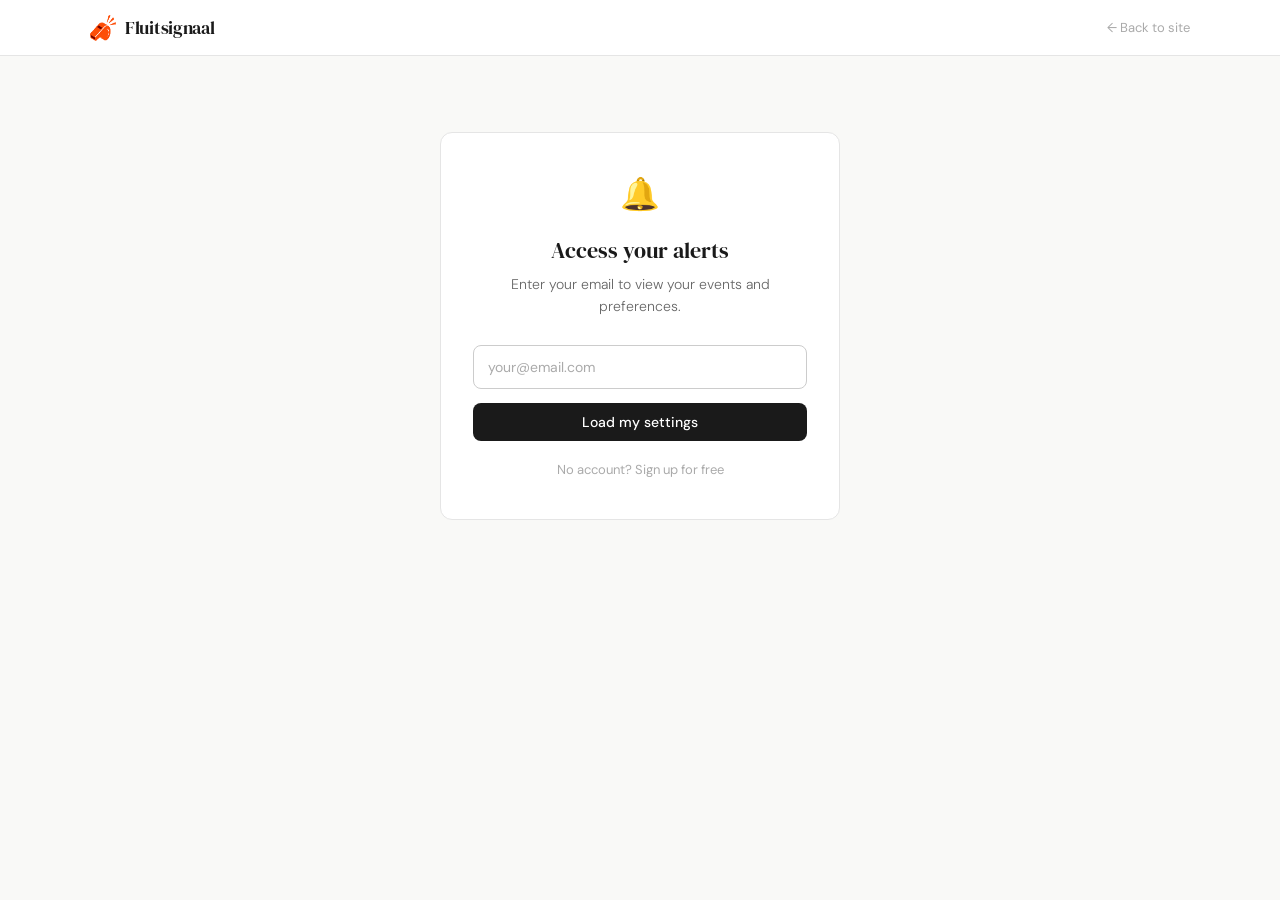
<file: dashboard.html>
<!DOCTYPE html>
<html lang="en">
<head>
  <meta charset="UTF-8" />
  <meta name="viewport" content="width=device-width, initial-scale=1.0" />
  <title>My Account — Fluitsignaal</title>
  <link rel="icon" type="image/png" href="logo.png">
  <link rel="preconnect" href="https://fonts.googleapis.com">
  <link href="https://fonts.googleapis.com/css2?family=DM+Serif+Display:ital@0;1&family=DM+Sans:wght@300;400;500&display=swap" rel="stylesheet">
  <style>
    *, *::before, *::after { box-sizing: border-box; margin: 0; padding: 0; }
    body { font-family: 'DM Sans', sans-serif; color: #1a1a1a; background: #f9f9f7; min-height: 100vh; }

    /* Topbar */
    .topbar { background: #fff; border-bottom: 0.5px solid #e5e5e5; padding: 0 2rem; display: flex; justify-content: space-between; align-items: center; height: 56px; position: sticky; top: 0; z-index: 10; max-width: 100%; }
    .topbar-inner { display: flex; justify-content: space-between; align-items: center; width: 100%; max-width: 1100px; margin: 0 auto; }
    .topbar-logo { display: flex; align-items: center; gap: 9px; text-decoration: none; color: #1a1a1a; }
    .topbar-logo img { width: 26px; height: 26px; display: block; }
    .topbar-logo-text { font-family: 'DM Serif Display', serif; font-size: 18px; letter-spacing: -0.3px; }
    .topbar-links { display: flex; align-items: center; gap: 2rem; }
    .topbar-link { font-size: 14px; color: #666; text-decoration: none; background: none; border: none; cursor: pointer; font-family: 'DM Sans', sans-serif; padding: 0; transition: color 0.15s; }
    .topbar-link:hover { color: #1a1a1a; }
    .topbar-link.active { color: #1a1a1a; font-weight: 500; }
    .topbar-user { font-size: 13px; color: #888; display: flex; align-items: center; gap: 12px; }
    .topbar-user-name { font-weight: 500; color: #1a1a1a; }
    .topbar-signout { font-size: 13px; color: #aaa; text-decoration: none; transition: color 0.15s; }
    .topbar-signout:hover { color: #1a1a1a; }

    /* Desktop layout */
    .layout { display: flex; max-width: 1000px; margin: 2rem auto; padding: 0 2rem; gap: 1.5rem; }
    .sidebar { width: 200px; flex-shrink: 0; }
    .sidebar-card { background: #fff; border: 0.5px solid #e5e5e5; border-radius: 12px; overflow: hidden; }
    .nav-item { display: flex; align-items: center; gap: 10px; padding: 0.75rem 1rem; font-size: 14px; cursor: pointer; color: #666; border-bottom: 0.5px solid #f0f0f0; transition: background 0.1s; }
    .nav-item:last-child { border-bottom: none; }
    .nav-item:hover { background: #f9f9f7; }
    .nav-item.active { color: #1a1a1a; font-weight: 500; background: #f9f9f7; }
    .sidebar-user { margin-top: 1rem; padding: 1rem; background: #fff; border: 0.5px solid #e5e5e5; border-radius: 12px; }
    .user-name { font-size: 13px; font-weight: 500; }
    .user-plan { font-size: 11px; color: #888; margin-top: 2px; }
    .main { flex: 1; min-width: 0; }

    /* Mobile tab bar — hidden on desktop */
    .mobile-tabs { display: none; }

    /* Panels */
    .panel { display: none; }
    .panel.active { display: block; }
    .panel-card { background: #fff; border: 0.5px solid #e5e5e5; border-radius: 12px; overflow: hidden; margin-bottom: 1rem; }
    .panel-header { padding: 1.25rem 1.5rem; border-bottom: 0.5px solid #e5e5e5; }
    .panel-title { font-family: 'DM Serif Display', serif; font-size: 20px; }
    .panel-sub { font-size: 13px; color: #888; margin-top: 4px; font-weight: 300; }
    .panel-body { padding: 1.25rem 1.5rem; }

    /* Event list */
    .sport-heading { font-size: 11px; font-weight: 500; letter-spacing: 0.1em; text-transform: uppercase; color: #aaa; margin: 1.25rem 0 0.75rem; }
    .sport-heading:first-child { margin-top: 0; }
    .event-list { display: flex; flex-direction: column; gap: 8px; }
    .event-row { display: flex; align-items: center; justify-content: space-between; padding: 0.75rem 1rem; border: 0.5px solid #e5e5e5; border-radius: 8px; cursor: pointer; transition: border-color 0.15s; }
    .event-row:hover { border-color: #bbb; }
    .event-row.selected { border-color: #1a1a1a; background: #fafafa; }
    .event-row-left { display: flex; align-items: center; gap: 10px; min-width: 0; }
    .event-name { font-size: 14px; font-weight: 500; }
    .event-date { font-size: 12px; color: #888; margin-top: 2px; font-weight: 300; }

    /* Soon badge */
    .soon-badge {
      display: inline-flex; align-items: center;
      background: #f0fdf4; color: #166534;
      border: 0.5px solid #86efac;
      font-size: 10px; font-weight: 500;
      padding: 2px 7px; border-radius: 5px;
      flex-shrink: 0; white-space: nowrap;
    }

    /* Toggle switch */
    .toggle { width: 36px; height: 20px; border-radius: 10px; background: #ddd; position: relative; transition: background 0.2s; flex-shrink: 0; }
    .toggle.on { background: #1a1a1a; }
    .toggle::after { content: ''; position: absolute; width: 14px; height: 14px; background: #fff; border-radius: 50%; top: 3px; left: 3px; transition: transform 0.2s; }
    .toggle.on::after { transform: translateX(16px); }

    /* Plan grid */
    .plan-grid { display: grid; grid-template-columns: repeat(3, 1fr); gap: 10px; }
    .plan-card { border: 0.5px solid #e5e5e5; border-radius: 10px; padding: 1.25rem; }
    .plan-card.current { border: 2px solid #93c5fd; }
    .plan-badge { display: inline-block; background: #eff6ff; color: #1d4ed8; font-size: 10px; font-weight: 500; padding: 2px 8px; border-radius: 6px; margin-bottom: 0.5rem; }
    .plan-card-name { font-size: 14px; font-weight: 500; }
    .plan-card-price { font-family: 'DM Serif Display', serif; font-size: 28px; margin: 0.5rem 0 0.1rem; }
    .plan-card-period { font-size: 11px; color: #888; margin-bottom: 1rem; }
    .plan-card-features { list-style: none; display: flex; flex-direction: column; gap: 5px; }
    .plan-card-features li { font-size: 12px; color: #666; display: flex; gap: 6px; font-weight: 300; }
    .plan-card-features li::before { content: '—'; color: #ccc; flex-shrink: 0; }

    /* Save bar */
    .save-bar { padding: 1rem 1.5rem; border-top: 0.5px solid #e5e5e5; display: flex; justify-content: space-between; align-items: center; gap: 10px; }
    .save-status { font-size: 13px; color: #166534; display: none; }
    .btn-save { background: #1a1a1a; color: #fff; border: none; padding: 10px 24px; border-radius: 8px; font-family: 'DM Sans', sans-serif; font-size: 14px; font-weight: 500; cursor: pointer; transition: opacity 0.15s; }
    .btn-save:disabled { opacity: 0.5; cursor: not-allowed; }
    .btn-cancel { background: transparent; color: #888; border: 0.5px solid #ccc; padding: 10px 20px; border-radius: 8px; font-family: 'DM Sans', sans-serif; font-size: 13px; cursor: pointer; }

    /* Notifications panel */
    .ncg { width: 100%; border-collapse: collapse; }
    .ncg-header th { font-size: 11px; font-weight: 500; letter-spacing: 0.08em; text-transform: uppercase; color: #aaa; padding-bottom: 10px; text-align: center; }
    .ncg-header th:first-child { text-align: left; }
    .ncg-row td { padding: 12px 0; border-top: 0.5px solid #f0f0f0; vertical-align: middle; }
    .ncg-label { flex: 1; }
    .ncg-name { font-size: 14px; font-weight: 500; }
    .ncg-hint { font-size: 12px; color: #888; margin-top: 2px; font-weight: 300; }
    .ncg-cell { text-align: center; width: 72px; }

    /* Loading */
    .loading { padding: 3rem; text-align: center; color: #aaa; font-size: 14px; }

    /* Email prompt — improved */
    .not-found-wrap {
      display: flex; align-items: center; justify-content: center;
      min-height: 60vh; padding: 2rem;
    }
    .not-found-card {
      background: #fff; border: 0.5px solid #e5e5e5; border-radius: 12px;
      padding: 2.5rem 2rem; max-width: 400px; width: 100%; text-align: center;
    }
    .not-found-icon { font-size: 32px; margin-bottom: 1.25rem; }
    .not-found-title { font-family: 'DM Serif Display', serif; font-size: 22px; margin-bottom: 0.5rem; }
    .not-found-sub { font-size: 14px; color: #666; font-weight: 300; line-height: 1.6; margin-bottom: 1.75rem; }
    .not-found-card input {
      width: 100%; padding: 12px 14px;
      border: 0.5px solid #ccc; border-radius: 8px;
      font-family: 'DM Sans', sans-serif; font-size: 14px;
      color: #1a1a1a; outline: none; margin-bottom: 10px;
      transition: border-color 0.15s; text-align: left;
    }
    .not-found-card input:focus { border-color: #1a1a1a; }
    .not-found-card input::placeholder { color: #aaa; }
    .not-found-back { display: inline-block; margin-top: 1.25rem; font-size: 13px; color: #aaa; text-decoration: none; }
    .not-found-back:hover { color: #1a1a1a; }

    /* Mobile */
    @media (max-width: 767px) {
      .layout { flex-direction: column; margin: 0; padding: 0; gap: 0; }

      /* Hide desktop sidebar */
      .sidebar { display: none; }

      /* Mobile tab bar */
      .mobile-tabs {
        display: flex;
        background: #fff;
        border-bottom: 0.5px solid #e5e5e5;
        position: sticky;
        top: 56px;
        z-index: 9;
      }
      .mobile-tab {
        flex: 1; padding: 0.9rem 1rem;
        font-size: 14px; font-weight: 400; color: #888;
        text-align: center; cursor: pointer;
        border-bottom: 2px solid transparent;
        transition: color 0.15s, border-color 0.15s;
        background: none; border-top: none; border-left: none; border-right: none;
        font-family: 'DM Sans', sans-serif;
      }
      .mobile-tab.active { color: #1a1a1a; font-weight: 500; border-bottom-color: #1a1a1a; }

      .main { padding: 1.25rem; }

      .panel-header { padding: 1rem 1.25rem; }
      .panel-body { padding: 1rem 1.25rem; }
      .save-bar { padding: 0.875rem 1.25rem; }

      .plan-grid { grid-template-columns: 1fr; }

      .not-found-wrap { min-height: 50vh; padding: 1.5rem; }
      .not-found-card { padding: 2rem 1.5rem; }

      .topbar { padding: 0 1.25rem; }
    }
  </style>
</head>
<body>
<div class="topbar">
  <div class="topbar-inner">
    <a href="index.html" class="topbar-logo">
      <img src="logo.png" alt="Fluitsignaal" />
      <span class="topbar-logo-text">Fluitsignaal</span>
    </a>
    <div class="topbar-links">
      <button class="topbar-link active" id="nav-events" onclick="showPanel('events', this)">My events</button>
      <button class="topbar-link" id="nav-notifications" onclick="showPanel('notifications', this)">Notifications</button>
      <button class="topbar-link" id="nav-plan" onclick="showPanel('plan', this)">My plan</button>
    </div>
    <div class="topbar-user">
      <span class="topbar-user-name" id="topbar-user-name"></span>
      <a href="index.html" class="topbar-signout">← Back to site</a>
    </div>
  </div>
</div>

<!-- Mobile tab bar (hidden on desktop) -->
<div class="mobile-tabs">
  <button class="mobile-tab active" id="mobile-tab-events" onclick="showPanel('events', this, 'mobile-tab-events')">My events</button>
  <button class="mobile-tab" id="mobile-tab-notifications" onclick="showPanel('notifications', this, 'mobile-tab-notifications')">Notifications</button>
  <button class="mobile-tab" id="mobile-tab-plan" onclick="showPanel('plan', this, 'mobile-tab-plan')">My plan</button>
</div>

<div class="layout">
  <div class="sidebar">
    <div class="sidebar-card">
      <div class="nav-item active" onclick="showPanel('events', this)">🗓 <span>My events</span></div>
      <div class="nav-item" onclick="showPanel('notifications', this)">🔔 <span>Notifications</span></div>
      <div class="nav-item" onclick="showPanel('plan', this)">💳 <span>My plan</span></div>
    </div>
    <div class="sidebar-user">
      <div class="user-name" id="user-name">—</div>
      <div class="user-plan" id="user-plan">—</div>
    </div>
  </div>

  <div class="main">
    <div class="panel active" id="panel-events">
      <div class="panel-card">
        <div class="panel-header">
          <div class="panel-title">My events</div>
          <div class="panel-sub">Select which events you want day-before and hour-of ticket alerts for. The weekly digest covers all events automatically.</div>
        </div>
        <div class="panel-body" id="events-body">
          <div class="loading">Loading your preferences…</div>
        </div>
        <div class="save-bar">
          <div class="save-status" id="save-status">Saved!</div>
          <button class="btn-save" id="btn-save" onclick="savePreferences()">Save preferences</button>
        </div>
      </div>
    </div>

    <div class="panel" id="panel-notifications">
      <div class="panel-card">
        <div class="panel-header">
          <div class="panel-title">Notifications</div>
          <div class="panel-sub">Choose how and when you want to be notified</div>
        </div>
        <div class="panel-body">
          <table class="ncg">
            <thead class="ncg-header"><tr>
              <th></th><th>Email</th><th>SMS</th>
            </tr></thead>
            <tbody>
              <tr class="ncg-row">
                <td><div class="ncg-name">Day before</div><div class="ncg-hint">Alert the day before a sale opens</div></td>
                <td class="ncg-cell"><div class="toggle" id="rt-day-before-email" onclick="toggleRt('day-before-email')"></div></td>
                <td class="ncg-cell"><div class="toggle" id="rt-day-before-sms" onclick="toggleRt('day-before-sms')"></div></td>
              </tr>
              <tr class="ncg-row">
                <td><div class="ncg-name">1 hour before</div><div class="ncg-hint">Alert 1 hour before the sale goes live</div></td>
                <td class="ncg-cell"><div class="toggle" id="rt-hour-before-email" onclick="toggleRt('hour-before-email')"></div></td>
                <td class="ncg-cell"><div class="toggle" id="rt-hour-before-sms" onclick="toggleRt('hour-before-sms')"></div></td>
              </tr>
            </tbody>
          </table>
        </div>
        <div class="save-bar">
          <div class="save-status" id="notif-save-status">Saved!</div>
          <button class="btn-save" id="btn-save-notif" onclick="saveNotifications()">Save preferences</button>
        </div>
      </div>
    </div>

    <div class="panel" id="panel-plan">
      <div class="panel-card">
        <div class="panel-header">
          <div class="panel-title">My plan</div>
          <div class="panel-sub" id="plan-sub">—</div>
        </div>
        <div class="panel-body">
          <div class="plan-grid">
            <div class="plan-card" id="plan-card-free">
              <div class="plan-card-name">Free</div>
              <div class="plan-card-price">€0</div>
              <div class="plan-card-period">free to use</div>
              <ul class="plan-card-features"><li>Weekly digest — all events</li><li>Email alerts</li><li>Day-before &amp; hour reminders</li></ul>
            </div>
            <div class="plan-card" id="plan-card-pro">
              <div class="plan-card-name">Pro</div>
              <div class="plan-card-price">€7</div>
              <div class="plan-card-period">per month</div>
              <ul class="plan-card-features"><li>Unlimited events</li><li>Email + SMS alerts</li><li>All reminder types</li><li>Lottery registration reminders</li></ul>
            </div>
          </div>
        </div>
        <div class="save-bar">
          <div id="upgrade-wrap" style="display:none;">
            <button class="btn-save" id="btn-upgrade" onclick="startCheckout()">Upgrade to Pro — €7/mo</button>
          </div>
          <div id="pro-wrap" style="display:none;">
            <span style="font-size:13px;color:#166534;font-weight:500;">You're on Pro</span>
          </div>
          <button class="btn-cancel" id="btn-contact-plan">Contact us to change plan</button>
        </div>
      </div>
    </div>
  </div>
</div>

<script>


const SCRIPT_URL = 'https://script.google.com/macros/s/AKfycbwP9GisrJfJO7_6IYiovEBBaAKNz9kUeVCPhgupX2QKAw7u7qqv5N5-zG1oYqaCD4zT/exec';

const EVENTS = {
  tennis: {
    label: '🎾 Tennis',
    items: [
      { id: 'french_open', name: 'French Open', date: 'Sale opens March 31, 2026', saleDate: '2026-03-31' },
      { id: 'wimbledon', name: 'Wimbledon', date: 'Ballot opens September 2026', saleDate: null },
      { id: 'australian_open', name: 'Australian Open', date: 'Sale opens approx. October 2026', saleDate: null },
      { id: 'us_open', name: 'US Open', date: 'Sale opens approx. April 2026', saleDate: '2026-04-15' },
      { id: 'rotterdam_open', name: 'Rotterdam Open', date: 'Sale opens approx. June 2026', saleDate: null },
      { id: 'libema_open', name: 'Libema Open', date: 'Date TBA', saleDate: null },
      { id: 'davis_cup', name: 'Davis Cup', date: 'Date TBA', saleDate: null },
    ]
  },
  football: {
    label: '⚽ Football',
    items: [
      { id: 'ajax', name: 'Ajax', date: 'Season tickets June 2026', saleDate: null },
      { id: 'feyenoord', name: 'Feyenoord', date: 'Season tickets June 2026', saleDate: null },
      { id: 'psv', name: 'PSV', date: 'Season tickets June 2026', saleDate: null },
      { id: 'nederlands_elftal', name: 'Nederlands Elftal', date: 'Via knvb.nl', saleDate: null },
      { id: 'world_cup', name: 'WK 2026', date: 'Resale opens April 2, 2026', saleDate: '2026-04-02' },
      { id: 'euro', name: 'EK', date: 'Date TBA', saleDate: null },
      { id: 'club_world_cup', name: 'WK Clubs', date: 'Date TBA', saleDate: null },
    ]
  },
  golf: {
    label: '⛳ Golf',
    items: [
      { id: 'ryder_cup', name: 'Ryder Cup', date: 'Ballot open at rydercup.com', saleDate: null },
      { id: 'solheim_cup', name: 'Solheim Cup', date: 'Date TBA', saleDate: null },
      { id: 'the_open', name: 'The Open Championship', date: 'Sale opens approx. March 2026', saleDate: null },
      { id: 'klm_open', name: 'KLM Open', date: 'Date TBA', saleDate: null },
    ]
  },
  rugby: {
    label: '🏉 Rugby',
    items: [
      { id: 'six_nations', name: 'Six Nations', date: 'Sale opens approx. November 2026', saleDate: null },
    ]
  },
  hockey: {
    label: '🏑 Hockey',
    items: [
      { id: 'hockey_ek', name: 'Hockey EK', date: 'Date TBA', saleDate: null },
      { id: 'hockey_wk', name: 'Hockey WK', date: 'Date TBA', saleDate: null },
      { id: 'hockey_hoofdklasse', name: 'Hoofdklasse Play-offs', date: 'Sale opens approx. March 2026', saleDate: '2026-03-25' },
    ]
  },
  spotlight: {
    label: '🔦 Spotlight',
    items: [
      { id: 'urban_sports_week_amsterdam', name: 'Urban Sports Week Amsterdam', date: 'Mei 2026 · NDSM, Amsterdam', saleDate: '2026-05-15' },
      { id: 'fiba_3x3', name: 'FIBA 3x3 World Tour Amsterdam Masters', date: 'Mei 2026 · Amsterdam', saleDate: '2026-05-15' },
      { id: '3x3nl_tour_finals', name: '3x3NL Tour Finals Amsterdam', date: '25–26 jul 2026 · Amsterdam', saleDate: '2026-07-25' },
      { id: 'museumplein_polo', name: 'Museumplein Polo Amsterdam', date: '25–27 sep 2026 · Gratis', saleDate: null },
      { id: 'premier_padel_rotterdam', name: 'Premier Padel Rotterdam', date: '27 sep – 4 okt 2026 · Rotterdam Ahoy', saleDate: null },
      { id: 'amstel_tigers', name: 'Amstel Tigers IJshockey', date: 'Seizoen 2026–2027 · Amsterdam', saleDate: null },
      { id: 'tilburg_trappers', name: 'Tilburg Trappers IJshockey', date: 'Seizoen 2026–2027 · Tilburg', saleDate: null },
      { id: 'world_sprint_championships', name: 'WK Sprint Schaatsen', date: '2027 · Thialf, Heerenveen', saleDate: null },
      { id: 'jumping_amsterdam', name: 'Jumping Amsterdam', date: 'Januari 2027 · RAI Amsterdam', saleDate: null },
      { id: 'hollands_strongest_man', name: "Holland's Strongest Man", date: 'Datum onbekend', saleDate: null },
      { id: 'beachvolleybal_eredivisie', name: 'Beachvolleybal Eredivisie', date: 'Zomer 2026', saleDate: null },
      { id: 'beachlife_volleyball_scheveningen', name: 'Summer BeachLife Volleyball Scheveningen', date: 'Zomer 2026 · Scheveningen', saleDate: null },
    ]
  }
};

let userEmail = null;
let userPlan = 'free';

const REMINDER_MAP = [
  { id: 'day-before-email',  dbKey: 'day_before_email',  type: 'day_before',  channel: 'email' },
  { id: 'day-before-sms',    dbKey: 'day_before_sms',    type: 'day_before',  channel: 'sms'   },
  { id: 'hour-before-email', dbKey: 'hour_before_email', type: 'hour_before', channel: 'email' },
  { id: 'hour-before-sms',   dbKey: 'hour_before_sms',   type: 'hour_before', channel: 'sms'   },
];

function toggleRt(id) {
  document.getElementById('rt-' + id).classList.toggle('on');
}

function renderNotifications(notifMethod, remindersArr) {
  const isNewFormat = remindersArr.some(r => r.includes('_email') || r.includes('_sms'));
  REMINDER_MAP.forEach(({ id, dbKey, type, channel }) => {
    let on;
    if (isNewFormat) {
      on = remindersArr.includes(dbKey);
    } else {
      const typeOn = remindersArr.includes(type);
      const m = notifMethod || 'email';
      on = typeOn && (channel === 'email' ? ['email','both'].includes(m) : ['sms','both'].includes(m));
    }
    document.getElementById('rt-' + id).classList.toggle('on', on);
  });
}

async function saveNotifications() {
  const btn = document.getElementById('btn-save-notif');
  btn.disabled = true; btn.textContent = 'Saving…';
  const reminders = REMINDER_MAP.filter(({ id }) => document.getElementById('rt-' + id).classList.contains('on')).map(({ dbKey }) => dbKey).join('|');
  const hasSms = REMINDER_MAP.some(({ id, channel }) => channel === 'sms' && document.getElementById('rt-' + id).classList.contains('on'));
  const hasEmail = REMINDER_MAP.some(({ id, channel }) => channel === 'email' && document.getElementById('rt-' + id).classList.contains('on'));
  const notifications = hasSms && hasEmail ? 'both' : hasSms ? 'sms' : 'email';
  try {
    await fetch(SCRIPT_URL, {
      method: 'POST',
      body: JSON.stringify({ action: 'update_notifications', email: userEmail, notifications, reminders })
    });
    const status = document.getElementById('notif-save-status');
    status.style.display = 'block';
    setTimeout(() => { status.style.display = 'none'; }, 3000);
  } catch(e) { alert('Something went wrong. Please try again.'); }
  btn.disabled = false; btn.textContent = 'Save preferences';
}

const TODAY = new Date();
const SOON_DAYS = 30;

function isSoon(dateStr) {
  if (!dateStr) return false;
  const d = new Date(dateStr);
  const diff = (d - TODAY) / (1000 * 60 * 60 * 24);
  return diff >= 0 && diff <= SOON_DAYS;
}

function showPanel(name, el, mobileTabId) {
  document.querySelectorAll('.panel').forEach(p => p.classList.remove('active'));
  document.querySelectorAll('.nav-item, .topbar-link, .mobile-tab').forEach(n => n.classList.remove('active'));
  document.getElementById('panel-' + name).classList.add('active');
  if (el) el.classList.add('active');
  document.getElementById('nav-' + name)?.classList.add('active');
  if (mobileTabId) document.getElementById(mobileTabId)?.classList.add('active');
}

function toggleEvent(row) {
  row.classList.toggle('selected');
  row.querySelector('.toggle').classList.toggle('on');
}

function renderEvents(selectedIds) {
  const body = document.getElementById('events-body');
  let html = '';
  for (const sport of Object.values(EVENTS)) {
    html += `<div class="sport-heading">${sport.label}</div><div class="event-list">`;
    for (const e of sport.items) {
      const sel = selectedIds.includes(e.id);
      const soonBadge = isSoon(e.saleDate) ? `<span class="soon-badge">${'Soon'}</span>` : '';
      html += `<div class="event-row${sel ? ' selected' : ''}" data-id="${e.id}" onclick="toggleEvent(this)">
        <div class="event-row-left">
          <div>
            <div class="event-name">${e.name}</div>
            <div class="event-date">${e.date}</div>
          </div>
          ${soonBadge}
        </div>
        <div class="toggle${sel ? ' on' : ''}"></div>
      </div>`;
    }
    html += '</div>';
  }
  body.innerHTML = html;
}

function hideAllPanels() {
  document.querySelector('.layout').style.display = 'none';
  document.querySelector('.mobile-tabs').style.display = 'none';
  const navLinks = document.querySelector('.topbar-links');
  if (navLinks) navLinks.style.display = 'none';
}

function showEmailPrompt(errorMsg) {
  document.querySelectorAll('.not-found-wrap').forEach(el => el.remove());
  hideAllPanels();
  const body = document.body;
  const wrap = document.createElement('div');
  wrap.className = 'not-found-wrap';
  wrap.innerHTML = `
    <div class="not-found-card">
      <div class="not-found-icon">🔔</div>
      <div class="not-found-title">Access your alerts</div>
      <p class="not-found-sub">${errorMsg || 'Enter your email to view your events and preferences.'}</p>
      <input type="email" id="email-input" placeholder="your@email.com" onkeydown="if(event.key==='Enter')loadByEmail()" />
      <button class="btn-save" style="width:100%;margin-top:4px;" onclick="loadByEmail()">Load my settings</button>
      <a href="index.html" class="not-found-back">No account? Sign up for free</a>
    </div>`;
  body.appendChild(wrap);
}

async function loadByEmail() {
  const input = document.getElementById('email-input').value.trim();
  if (!input) return;
  window.location.href = window.location.pathname + '?email=' + encodeURIComponent(input);
}

async function loadUser() {
  const params = new URLSearchParams(window.location.search);
  userEmail = params.get('email');
  if (!userEmail) { showEmailPrompt(); return; }

  try {
    const res = await fetch(SCRIPT_URL + '?email=' + encodeURIComponent(userEmail), { credentials: 'omit' });
    const text = await res.text();
    const data = JSON.parse(text);

    if (!data.found) {
      showEmailPrompt('This email address was not found. Check your address or sign up.');
      return;
    }

    const user = data.user;
    userPlan = user.plan || 'free';
    document.getElementById('user-name').textContent = user.name || userEmail;
    document.getElementById('topbar-user-name').textContent = (user.name || userEmail).split(' ')[0];
    document.getElementById('user-plan').textContent = userPlan + ' plan';
    document.getElementById('plan-sub').textContent = `You're on the ${userPlan} plan`;
    document.getElementById('plan-card-' + userPlan)?.classList.add('current');
    if (userPlan === 'free') {
      document.getElementById('upgrade-wrap').style.display = 'block';
      document.getElementById('btn-contact-plan').style.display = 'none';
    } else {
      document.getElementById('pro-wrap').style.display = 'block';
      document.getElementById('btn-contact-plan').style.display = 'none';
    }
    if (params.get('upgraded') === '1') {
      document.getElementById('plan-sub').textContent = 'Welcome to Pro! Your subscription has been upgraded.';
      showPanel('plan', document.getElementById('nav-plan'));
    }
    const selected = user.events ? user.events.split('|').filter(Boolean) : [];
    renderEvents(selected);
    const reminders = user.reminders ? user.reminders.split('|').filter(Boolean) : ['weekly','day_before'];
    renderNotifications(user.notifications || 'email', reminders);
  } catch(e) {
    console.error('loadUser error:', e);
    showEmailPrompt('Something went wrong. Please try again.');
  }
}

async function savePreferences() {
  const btn = document.getElementById('btn-save');
  btn.disabled = true;
  btn.textContent = 'Saving…';

  const selected = [...document.querySelectorAll('.event-row.selected')].map(r => r.dataset.id);

  try {
    await fetch(SCRIPT_URL, {
      method: 'POST',
      body: JSON.stringify({ action: 'update_events', email: userEmail, events: selected.join('|') })
    });
    const status = document.getElementById('save-status');
    status.style.display = 'block';
    setTimeout(() => { status.style.display = 'none'; }, 3000);
  } catch(e) {
    alert('Something went wrong. Please try again.');
  }

  btn.disabled = false;
  btn.textContent = 'Save preferences';
}

async function startCheckout() {
  const btn = document.getElementById('btn-upgrade');
  btn.textContent = 'Redirecting…';
  btn.disabled = true;
  try {
    const res = await fetch(SCRIPT_URL + '?action=create_checkout&email=' + encodeURIComponent(userEmail), { credentials: 'omit' });
    const text = await res.text();
    let data;
    try { data = JSON.parse(text); } catch(_) {
      alert('Unexpected response:\n' + text.slice(0, 300));
      btn.textContent = 'Upgrade to Pro — €7/mo';
      btn.disabled = false;
      return;
    }
    if (data.url) {
      window.location.href = data.url;
    } else {
      alert('Error: ' + (data.error || JSON.stringify(data)));
      btn.textContent = 'Upgrade to Pro — €7/mo';
      btn.disabled = false;
    }
  } catch(e) {
    alert('Fetch failed: ' + e.message);
    btn.textContent = 'Upgrade to Pro — €7/mo';
    btn.disabled = false;
  }
}

loadUser();
</script>
</body>
</html>
</file>
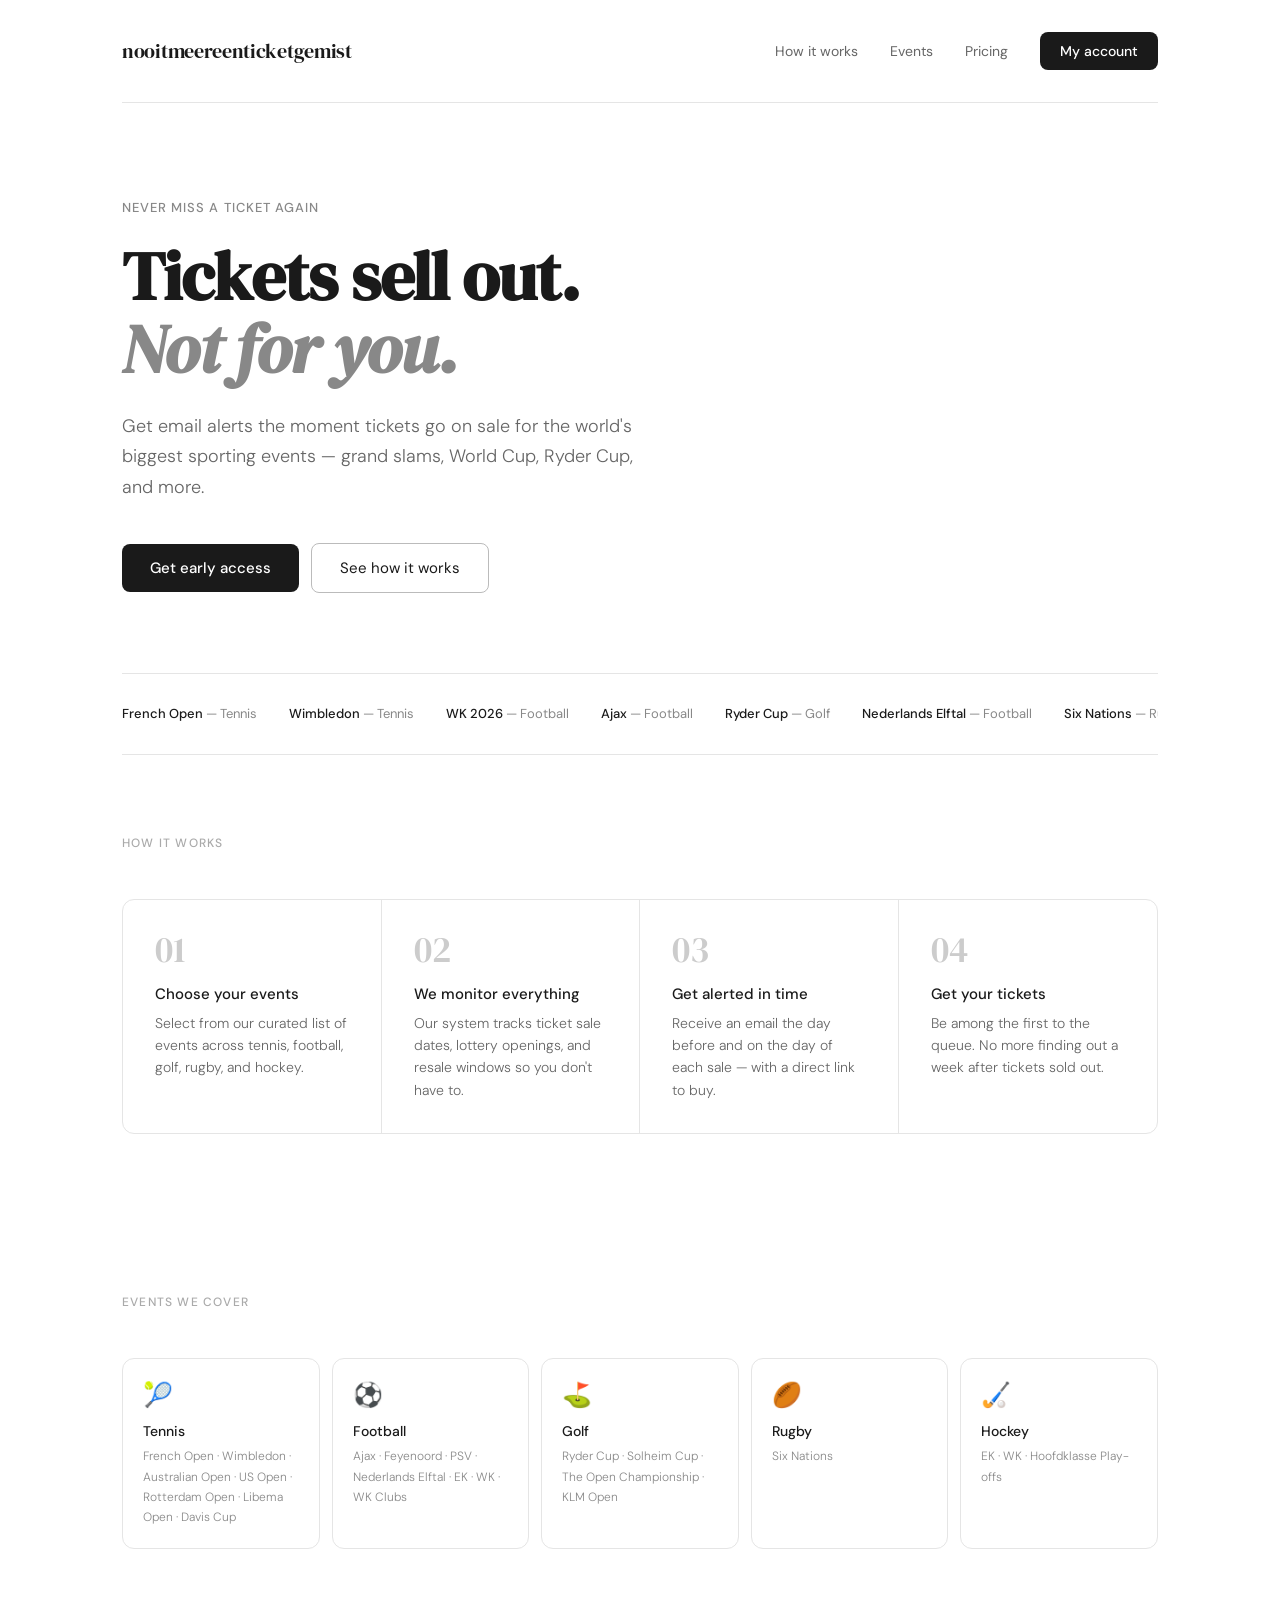
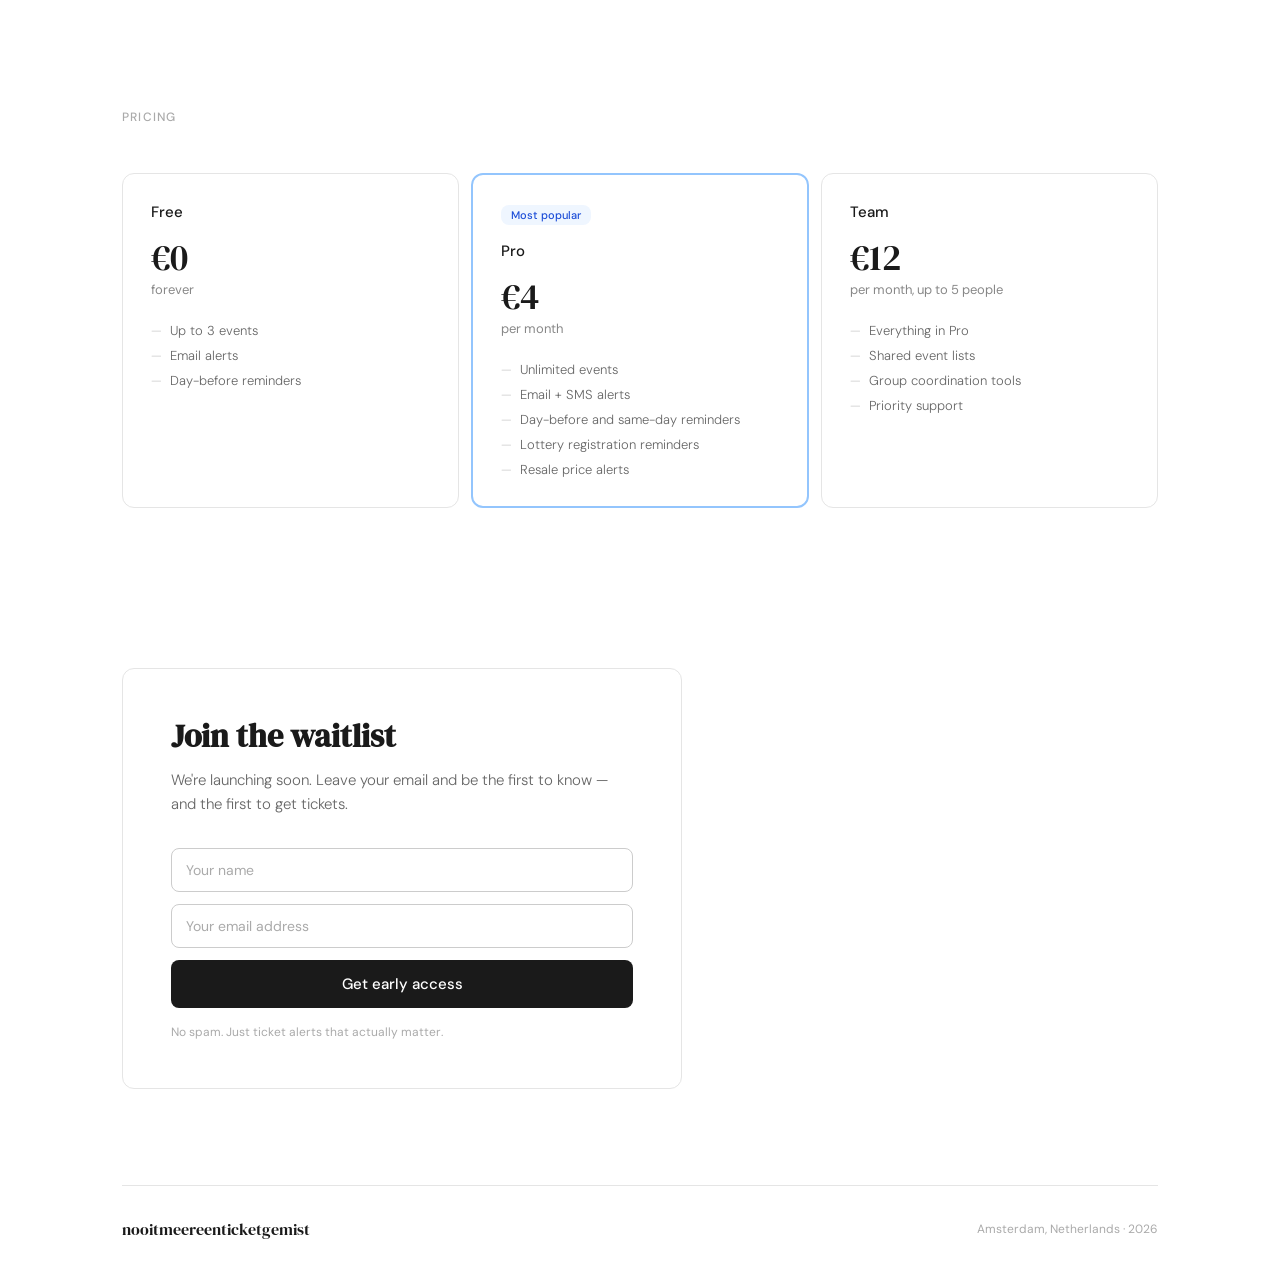
<file: index_1.html>
<!DOCTYPE html>
<html lang="en">
<head>
  <meta charset="UTF-8" />
  <meta name="viewport" content="width=device-width, initial-scale=1.0" />
  <title>Nooitmeereenticketgemist</title>
  <link rel="preconnect" href="https://fonts.googleapis.com">
  <link href="https://fonts.googleapis.com/css2?family=DM+Serif+Display:ital@0;1&family=DM+Sans:wght@300;400;500&display=swap" rel="stylesheet">
  <style>
    *, *::before, *::after { box-sizing: border-box; margin: 0; padding: 0; }
    body { font-family: 'DM Sans', sans-serif; color: #1a1a1a; background: #fff; }
    .site { max-width: 1100px; margin: 0 auto; padding: 0 2rem; }

    .nav { display: flex; justify-content: space-between; align-items: center; padding: 2rem 0; border-bottom: 0.5px solid #e5e5e5; }
    .nav-logo { font-family: 'DM Serif Display', serif; font-size: 20px; letter-spacing: -0.3px; }
    .nav-links { display: flex; align-items: center; gap: 2rem; }
    .nav-link { font-size: 14px; color: #666; text-decoration: none; }
    .nav-cta { background: #1a1a1a; color: #fff; border: none; padding: 10px 20px; border-radius: 8px; font-family: 'DM Sans', sans-serif; font-size: 14px; font-weight: 500; cursor: pointer; text-decoration: none; }

    .hero { padding: 6rem 0 5rem; max-width: 720px; }
    .hero-eyebrow { font-size: 13px; font-weight: 500; letter-spacing: 0.08em; text-transform: uppercase; color: #888; margin-bottom: 1.5rem; }
    .hero-title { font-family: 'DM Serif Display', serif; font-size: clamp(42px, 6vw, 68px); line-height: 1.08; letter-spacing: -1px; margin-bottom: 1.5rem; }
    .hero-title em { font-style: italic; color: #888; }
    .hero-sub { font-size: 18px; font-weight: 300; line-height: 1.7; color: #666; max-width: 520px; margin-bottom: 2.5rem; }
    .hero-actions { display: flex; gap: 12px; flex-wrap: wrap; align-items: center; }
    .btn-primary { background: #1a1a1a; color: #fff; border: none; padding: 14px 28px; border-radius: 8px; font-family: 'DM Sans', sans-serif; font-size: 15px; font-weight: 500; cursor: pointer; }
    .btn-secondary { background: transparent; color: #1a1a1a; border: 0.5px solid #bbb; padding: 14px 28px; border-radius: 8px; font-family: 'DM Sans', sans-serif; font-size: 15px; font-weight: 400; cursor: pointer; }

    .divider { height: 0.5px; background: #e5e5e5; }

    .events-strip { padding: 2rem 0; display: flex; gap: 2rem; overflow-x: auto; scrollbar-width: none; align-items: center; }
    .events-strip::-webkit-scrollbar { display: none; }
    .event-pill { white-space: nowrap; font-size: 13px; color: #888; flex-shrink: 0; }
    .event-pill span { color: #1a1a1a; font-weight: 500; }

    .how { padding: 5rem 0; }
    .section-label { font-size: 12px; font-weight: 500; letter-spacing: 0.1em; text-transform: uppercase; color: #aaa; margin-bottom: 3rem; }
    .steps { display: grid; grid-template-columns: repeat(auto-fit, minmax(220px, 1fr)); border: 0.5px solid #e5e5e5; border-radius: 12px; overflow: hidden; }
    .step { padding: 2rem; border-right: 0.5px solid #e5e5e5; }
    .step:last-child { border-right: none; }
    .step-num { font-family: 'DM Serif Display', serif; font-size: 36px; color: #ccc; margin-bottom: 1rem; line-height: 1; }
    .step-title { font-size: 15px; font-weight: 500; margin-bottom: 0.5rem; }
    .step-body { font-size: 14px; color: #666; line-height: 1.6; font-weight: 300; }

    .sports { padding: 5rem 0; }
    .sports-grid { display: grid; grid-template-columns: repeat(auto-fit, minmax(180px, 1fr)); gap: 12px; margin-top: 3rem; }
    .sport-card { border: 0.5px solid #e5e5e5; border-radius: 12px; padding: 1.25rem; }
    .sport-icon { font-size: 24px; margin-bottom: 0.75rem; }
    .sport-name { font-size: 14px; font-weight: 500; margin-bottom: 6px; }
    .sport-events { font-size: 12px; color: #888; line-height: 1.7; font-weight: 300; }

    .pricing { padding: 5rem 0; }
    .plans { display: grid; grid-template-columns: repeat(auto-fit, minmax(240px, 1fr)); gap: 12px; margin-top: 3rem; }
    .plan { border: 0.5px solid #e5e5e5; border-radius: 12px; padding: 1.75rem; }
    .plan.featured { border: 2px solid #93c5fd; }
    .plan-badge { display: inline-block; background: #eff6ff; color: #1d4ed8; font-size: 11px; font-weight: 500; padding: 3px 10px; border-radius: 8px; margin-bottom: 1rem; }
    .plan-name { font-size: 15px; font-weight: 500; }
    .plan-price { font-family: 'DM Serif Display', serif; font-size: 36px; line-height: 1.1; margin: 1rem 0 0.25rem; }
    .plan-period { font-size: 13px; color: #888; margin-bottom: 1.5rem; }
    .plan-features { list-style: none; display: flex; flex-direction: column; gap: 8px; }
    .plan-features li { font-size: 13px; color: #666; display: flex; gap: 8px; font-weight: 300; }
    .plan-features li::before { content: '—'; color: #ccc; flex-shrink: 0; }

    .signup { padding: 5rem 0 6rem; }
    .signup-box { border: 0.5px solid #e5e5e5; border-radius: 12px; padding: 3rem; max-width: 560px; }
    .signup-title { font-family: 'DM Serif Display', serif; font-size: 32px; margin-bottom: 0.75rem; line-height: 1.2; }
    .signup-sub { font-size: 15px; color: #666; margin-bottom: 2rem; font-weight: 300; line-height: 1.6; }
    .signup-form { display: flex; flex-direction: column; gap: 12px; }
    .signup-form input { padding: 12px 14px; border: 0.5px solid #ccc; border-radius: 8px; font-family: 'DM Sans', sans-serif; font-size: 14px; color: #1a1a1a; width: 100%; }
    .signup-form input::placeholder { color: #aaa; }
    .signup-note { font-size: 12px; color: #aaa; margin-top: 4px; }
    .success-msg { display: none; background: #f0fdf4; border: 0.5px solid #86efac; border-radius: 8px; padding: 1rem; font-size: 14px; color: #166534; }

    .footer { border-top: 0.5px solid #e5e5e5; padding: 2rem 0; display: flex; justify-content: space-between; align-items: center; flex-wrap: wrap; gap: 1rem; }
    .footer-logo { font-family: 'DM Serif Display', serif; font-size: 16px; }
    .footer-note { font-size: 12px; color: #aaa; }
  </style>
</head>
<body>
<div class="site">

  <nav class="nav">
    <div class="nav-logo">nooitmeereenticketgemist</div>
    <div class="nav-links">
      <a href="#how" class="nav-link">How it works</a>
      <a href="#sports" class="nav-link">Events</a>
      <a href="#pricing" class="nav-link">Pricing</a>
      <a href="dashboard.html" class="nav-cta">My account</a>
    </div>
  </nav>

  <section class="hero">
    <p class="hero-eyebrow">Never miss a ticket again</p>
    <h1 class="hero-title">Tickets sell out.<br><em>Not for you.</em></h1>
    <p class="hero-sub">Get email alerts the moment tickets go on sale for the world's biggest sporting events — grand slams, World Cup, Ryder Cup, and more.</p>
    <div class="hero-actions">
      <button class="btn-primary" onclick="document.getElementById('signup-form').scrollIntoView({behavior:'smooth'})">Get early access</button>
      <button class="btn-secondary" onclick="document.getElementById('how').scrollIntoView({behavior:'smooth'})">See how it works</button>
    </div>
  </section>

  <div class="divider"></div>

  <div class="events-strip">
    <div class="event-pill"><span>French Open</span> — Tennis</div>
    <div class="event-pill"><span>Wimbledon</span> — Tennis</div>
    <div class="event-pill"><span>WK 2026</span> — Football</div>
    <div class="event-pill"><span>Ajax</span> — Football</div>
    <div class="event-pill"><span>Ryder Cup</span> — Golf</div>
    <div class="event-pill"><span>Nederlands Elftal</span> — Football</div>
    <div class="event-pill"><span>Six Nations</span> — Rugby</div>
    <div class="event-pill"><span>Hockey WK</span> — Hockey</div>
    <div class="event-pill"><span>KLM Open</span> — Golf</div>
    <div class="event-pill"><span>Rotterdam Open</span> — Tennis</div>
  </div>

  <div class="divider"></div>

  <section class="how" id="how">
    <p class="section-label">How it works</p>
    <div class="steps">
      <div class="step">
        <div class="step-num">01</div>
        <div class="step-title">Choose your events</div>
        <div class="step-body">Select from our curated list of events across tennis, football, golf, rugby, and hockey.</div>
      </div>
      <div class="step">
        <div class="step-num">02</div>
        <div class="step-title">We monitor everything</div>
        <div class="step-body">Our system tracks ticket sale dates, lottery openings, and resale windows so you don't have to.</div>
      </div>
      <div class="step">
        <div class="step-num">03</div>
        <div class="step-title">Get alerted in time</div>
        <div class="step-body">Receive an email the day before and on the day of each sale — with a direct link to buy.</div>
      </div>
      <div class="step">
        <div class="step-num">04</div>
        <div class="step-title">Get your tickets</div>
        <div class="step-body">Be among the first to the queue. No more finding out a week after tickets sold out.</div>
      </div>
    </div>
  </section>

  <section class="sports" id="sports">
    <p class="section-label">Events we cover</p>
    <div class="sports-grid">
      <div class="sport-card">
        <div class="sport-icon">🎾</div>
        <div class="sport-name">Tennis</div>
        <div class="sport-events">French Open · Wimbledon · Australian Open · US Open · Rotterdam Open · Libema Open · Davis Cup</div>
      </div>
      <div class="sport-card">
        <div class="sport-icon">⚽</div>
        <div class="sport-name">Football</div>
        <div class="sport-events">Ajax · Feyenoord · PSV · Nederlands Elftal · EK · WK · WK Clubs</div>
      </div>
      <div class="sport-card">
        <div class="sport-icon">⛳</div>
        <div class="sport-name">Golf</div>
        <div class="sport-events">Ryder Cup · Solheim Cup · The Open Championship · KLM Open</div>
      </div>
      <div class="sport-card">
        <div class="sport-icon">🏉</div>
        <div class="sport-name">Rugby</div>
        <div class="sport-events">Six Nations</div>
      </div>
      <div class="sport-card">
        <div class="sport-icon">🏑</div>
        <div class="sport-name">Hockey</div>
        <div class="sport-events">EK · WK · Hoofdklasse Play-offs</div>
      </div>
    </div>
  </section>

  <section class="pricing" id="pricing">
    <p class="section-label">Pricing</p>
    <div class="plans">
      <div class="plan">
        <div class="plan-name">Free</div>
        <div class="plan-price">€0</div>
        <div class="plan-period">forever</div>
        <ul class="plan-features">
          <li>Up to 3 events</li>
          <li>Email alerts</li>
          <li>Day-before reminders</li>
        </ul>
      </div>
      <div class="plan featured">
        <div class="plan-badge">Most popular</div>
        <div class="plan-name">Pro</div>
        <div class="plan-price">€4</div>
        <div class="plan-period">per month</div>
        <ul class="plan-features">
          <li>Unlimited events</li>
          <li>Email + SMS alerts</li>
          <li>Day-before and same-day reminders</li>
          <li>Lottery registration reminders</li>
          <li>Resale price alerts</li>
        </ul>
      </div>
      <div class="plan">
        <div class="plan-name">Team</div>
        <div class="plan-price">€12</div>
        <div class="plan-period">per month, up to 5 people</div>
        <ul class="plan-features">
          <li>Everything in Pro</li>
          <li>Shared event lists</li>
          <li>Group coordination tools</li>
          <li>Priority support</li>
        </ul>
      </div>
    </div>
  </section>

  <section class="signup" id="signup-form">
    <div class="signup-box">
      <h2 class="signup-title">Join the waitlist</h2>
      <p class="signup-sub">We're launching soon. Leave your email and be the first to know — and the first to get tickets.</p>
      <div class="signup-form">
        <input type="text" id="signup-name" placeholder="Your name" />
        <input type="email" id="signup-email" placeholder="Your email address" />
        <button class="btn-primary" onclick="handleSignup()">Get early access</button>
        <div class="success-msg" id="success-msg">You're on the list! We'll be in touch soon.</div>
        <p class="signup-note">No spam. Just ticket alerts that actually matter.</p>
      </div>
    </div>
  </section>

  <footer class="footer">
    <div class="footer-logo">nooitmeereenticketgemist</div>
    <div class="footer-note">Amsterdam, Netherlands · 2026</div>
  </footer>

</div>
<script>
function handleSignup() {
  const name = document.getElementById('signup-name').value;
  const email = document.getElementById('signup-email').value;
  if (!name || !email) { alert('Please fill in your name and email.'); return; }
  document.getElementById('success-msg').style.display = 'block';
  document.getElementById('signup-name').value = '';
  document.getElementById('signup-email').value = '';
}
</script>
</body>
</html>
</file>
